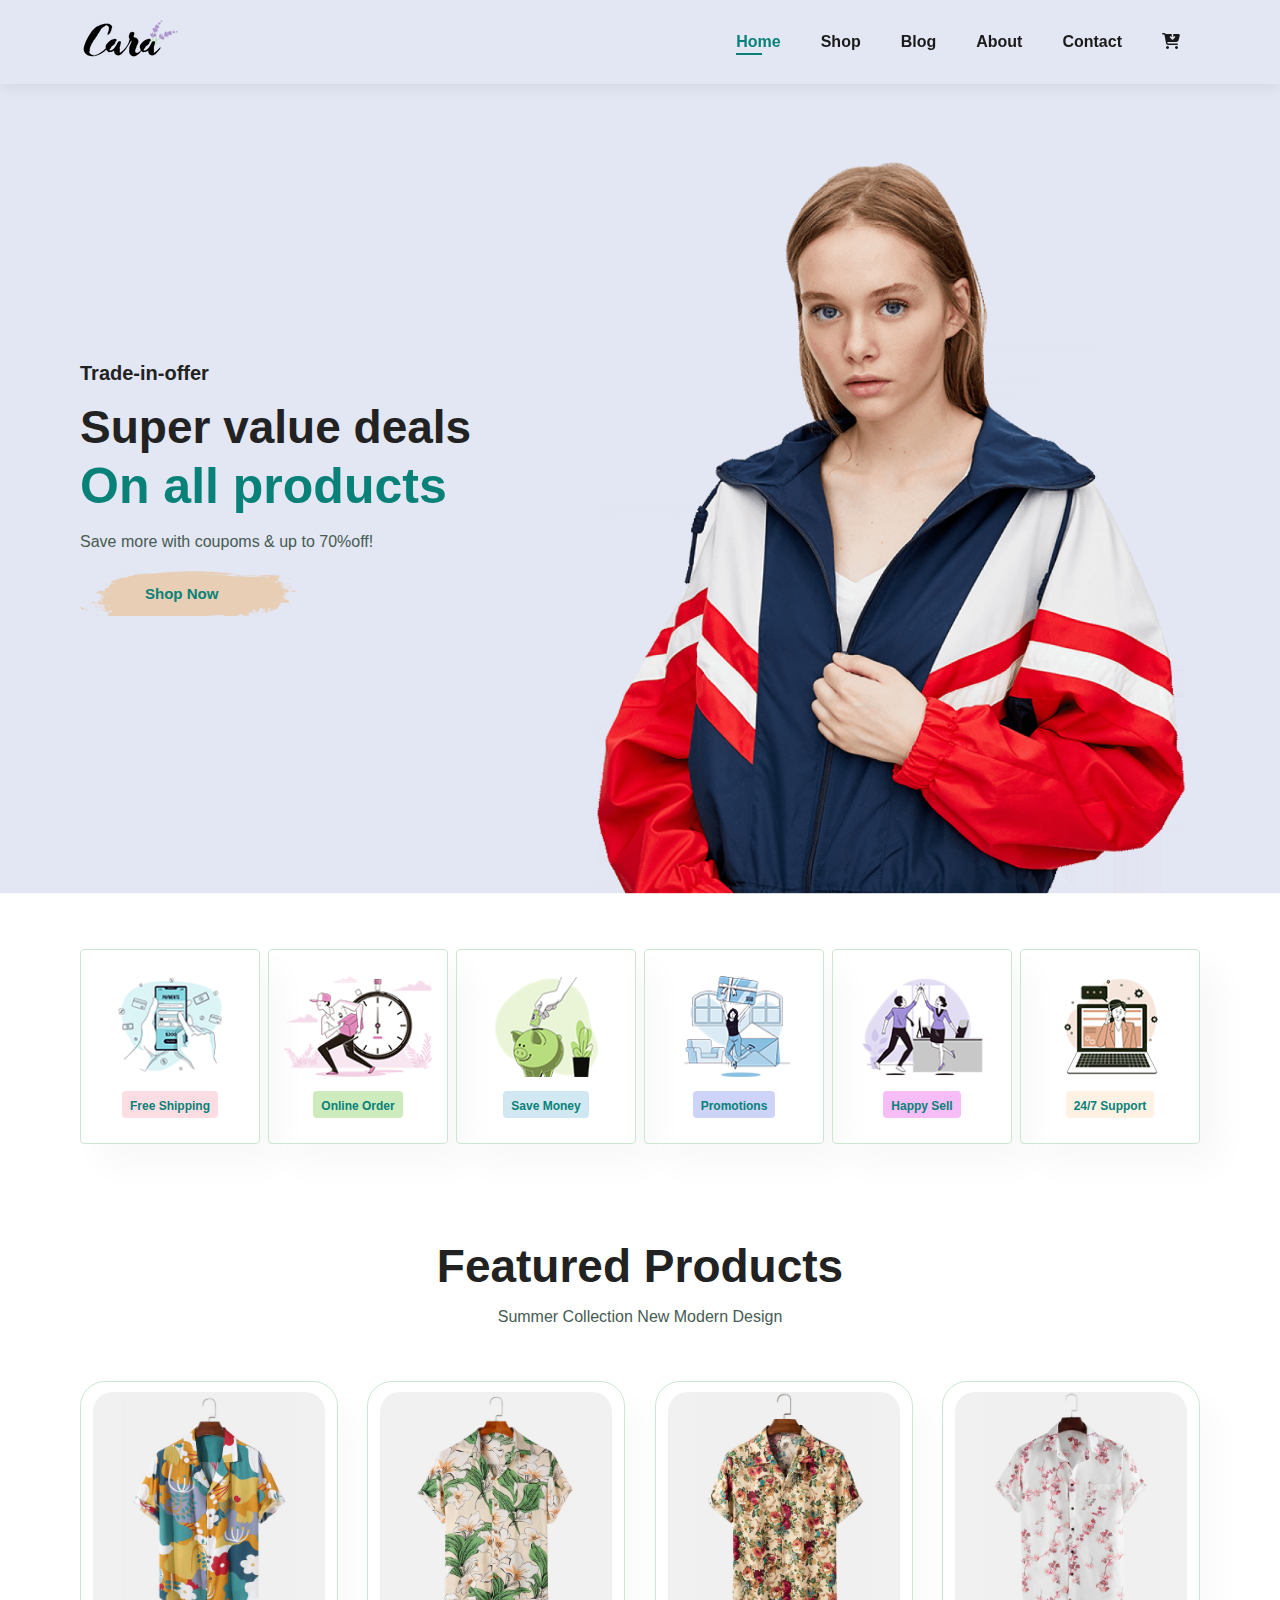
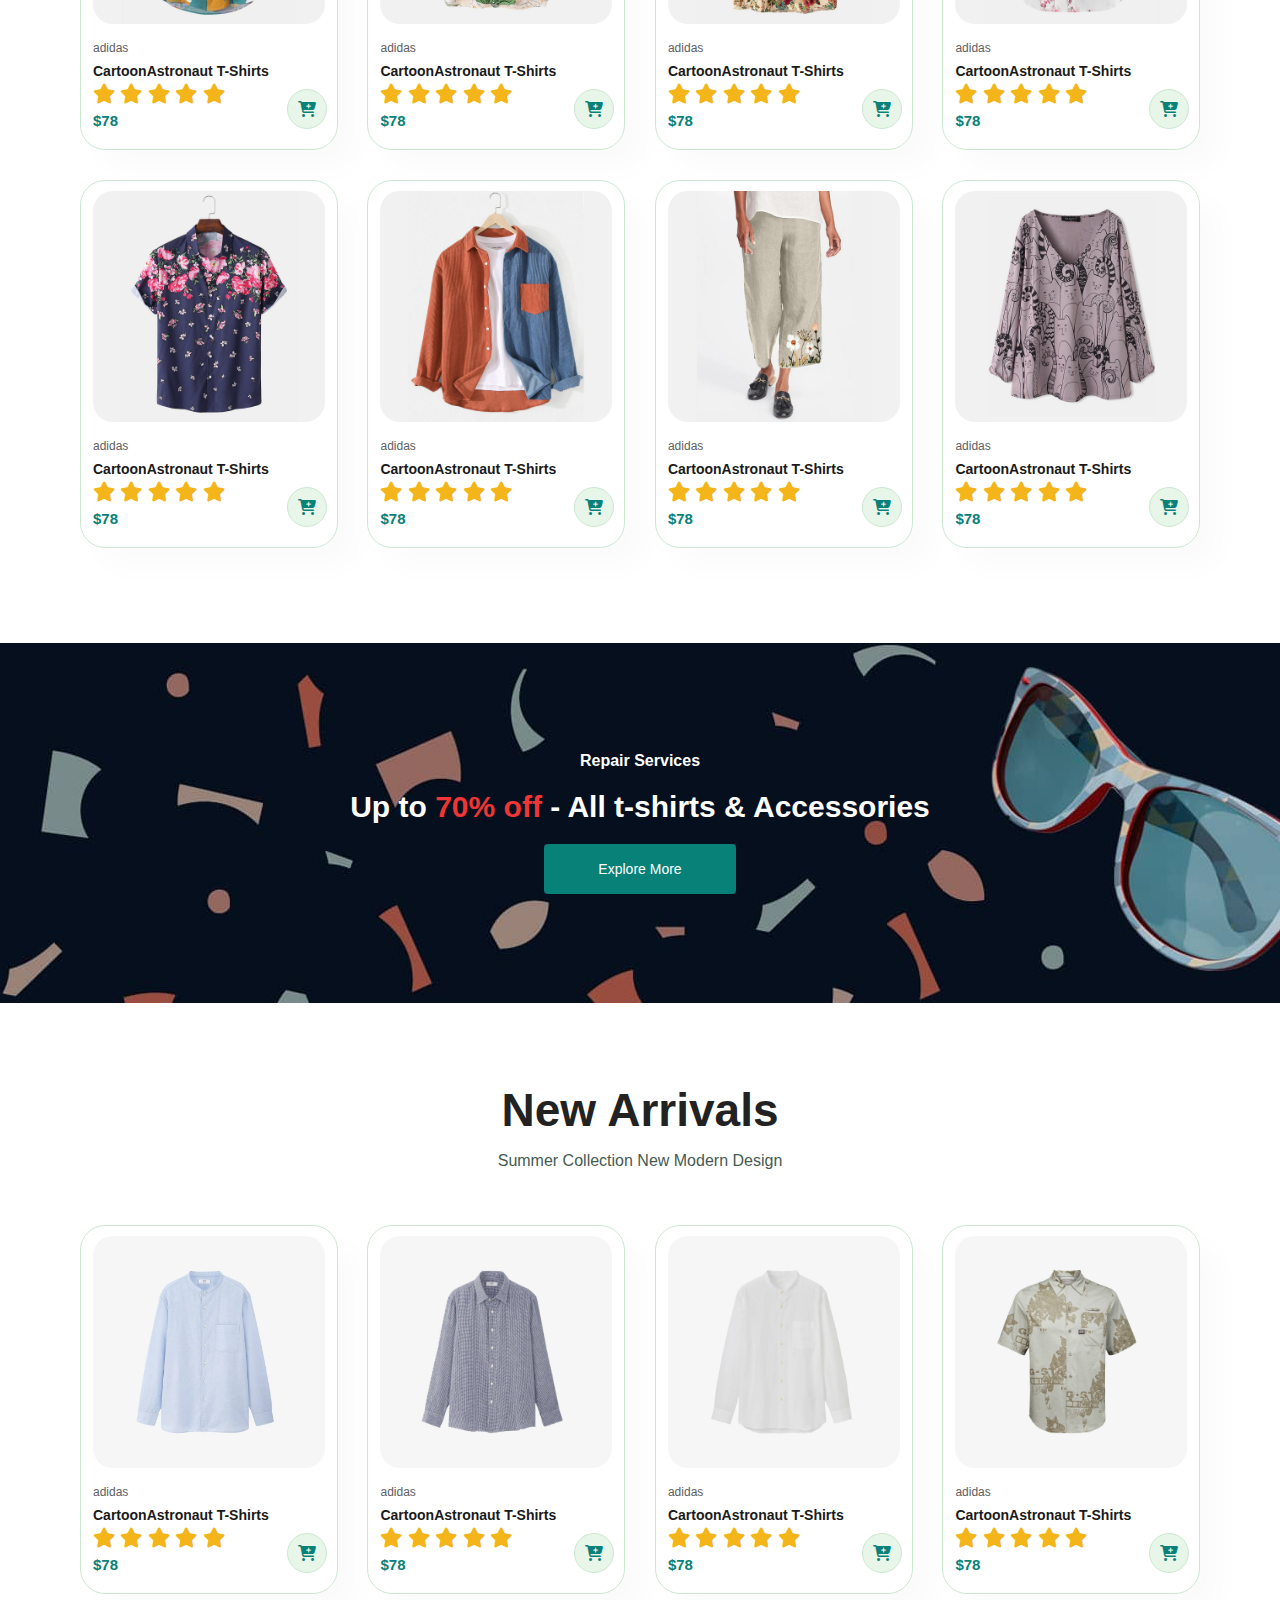
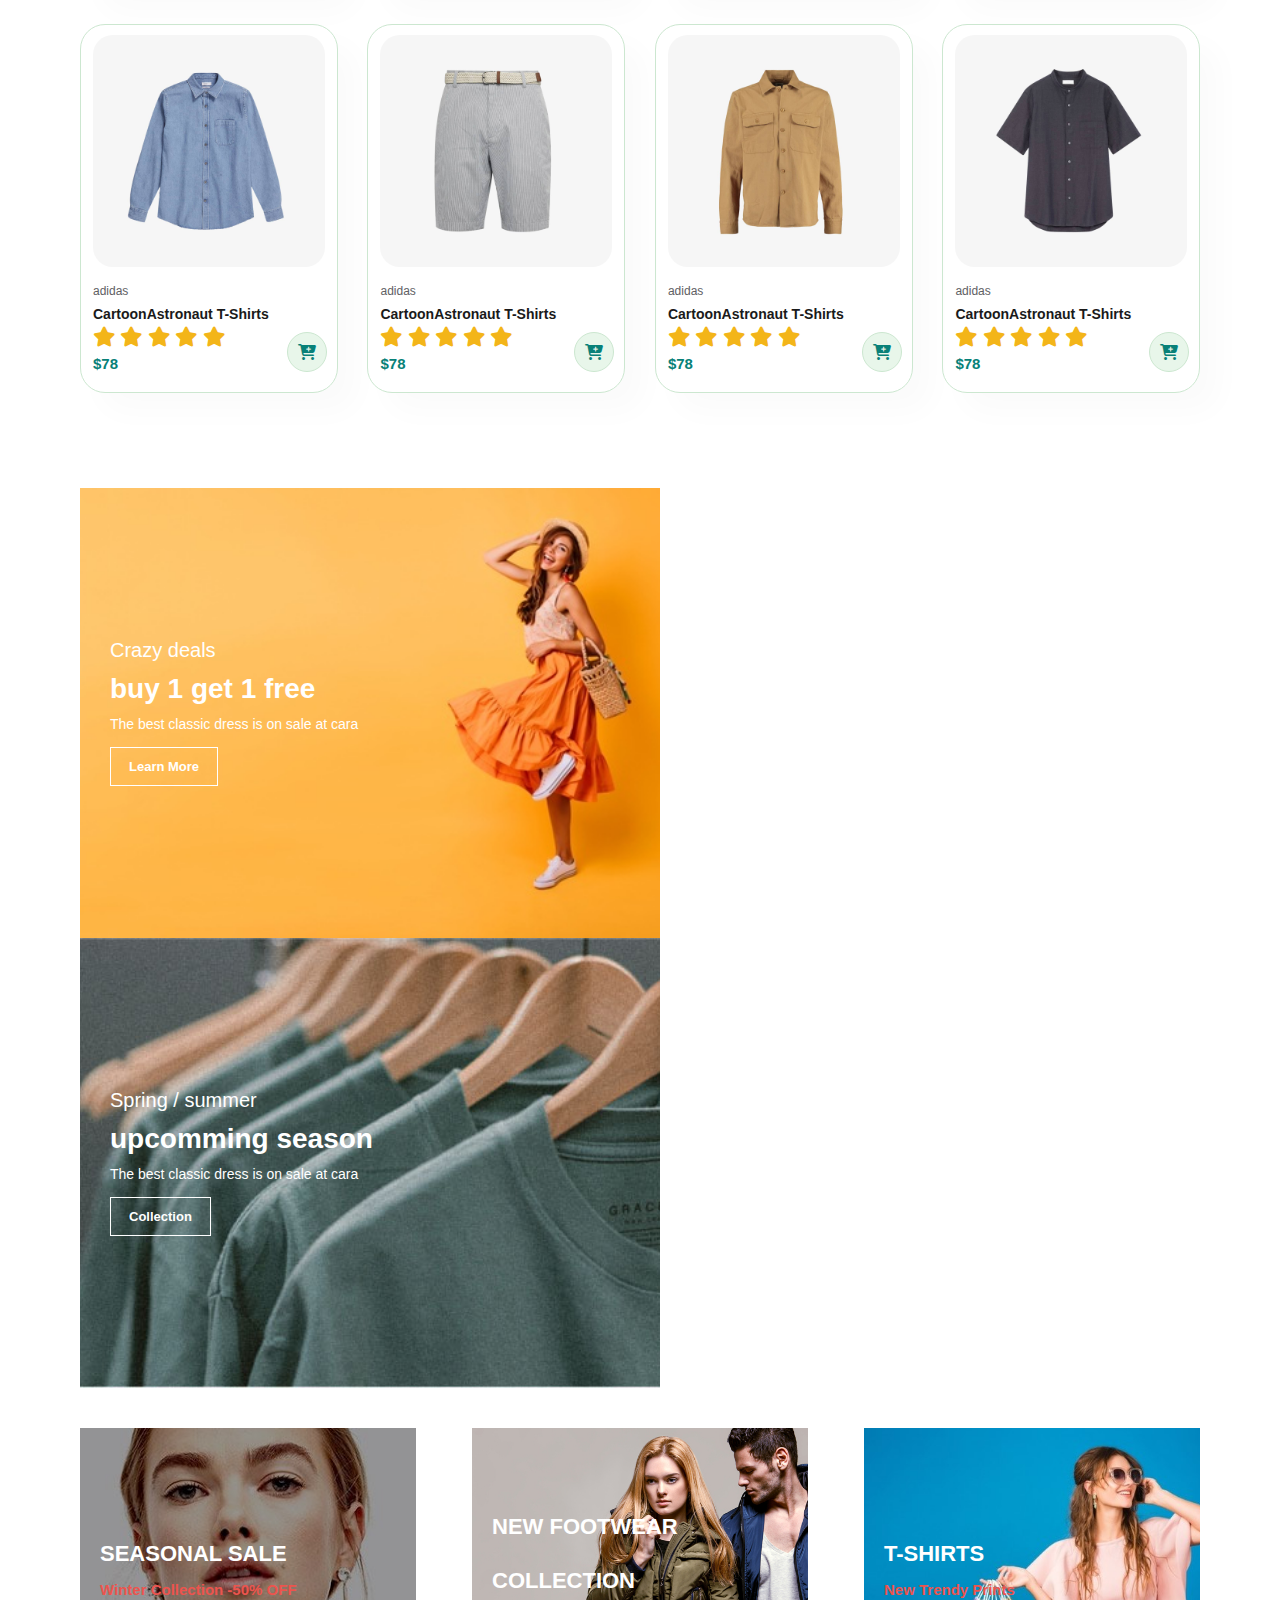
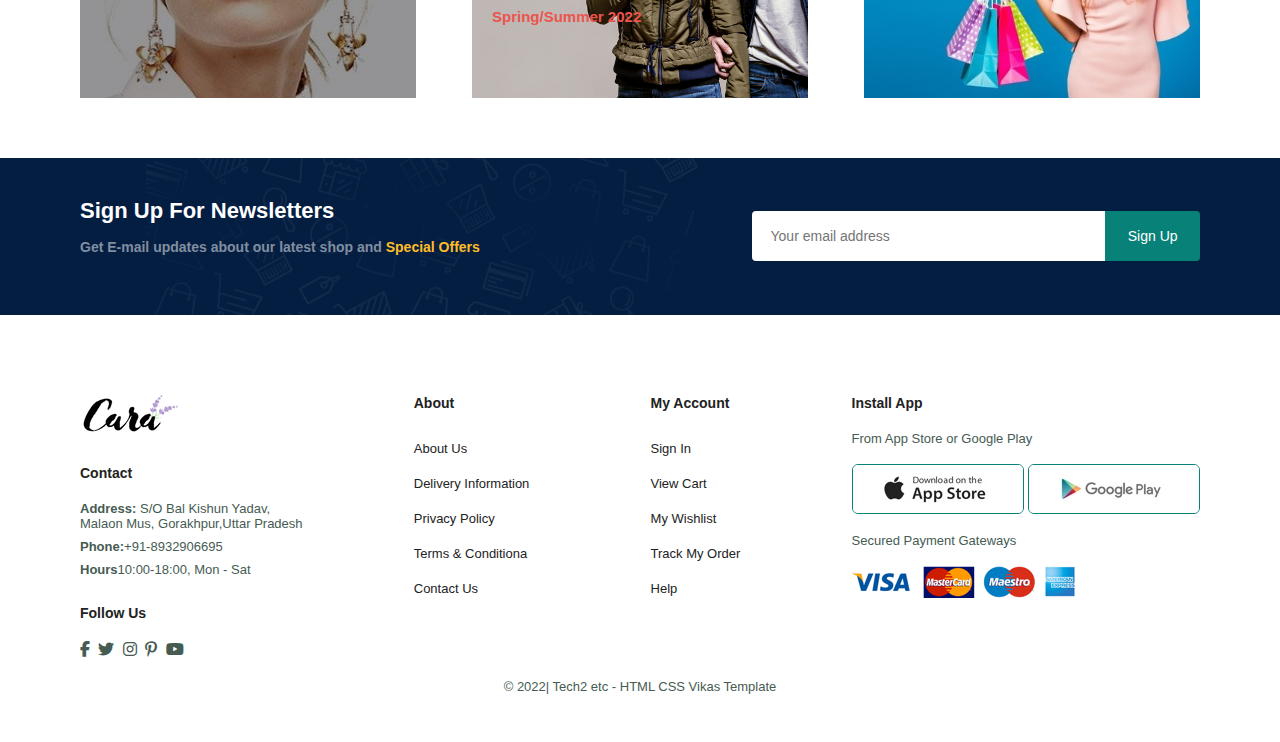
<file: index.html>
<!DOCTYPE html>
<html lang="en">
<head>
    <meta charset="UTF-8">
    <meta http-equiv="X-UA-Compatible" content="IE=edge">
    <meta name="viewport" content="width=device-width, initial-scale=1.0">
    <title>Ecommerce Cloths</title>
    <link rel="stylesheet" href="https://cdnjs.cloudflare.com/ajax/libs/font-awesome/6.1.1/css/all.min.css">
    <link rel="stylesheet" href="/style.css">
</head>
<body>

    <section id="header">
        <a href="#"><img src="/img/logo.png" class="logo" alt=""></a>

        <div>
            <ul id="navbar">
                <li><a class="active" href="index.html">Home</a></li>
                <li><a href="shop.html">Shop</a></li>
                <li><a href="blog.html">Blog</a></li>
                <li><a href="about.html">About</a></li>
                <li><a href="contact.html">Contact</a></li>
                <li><a href="cart.html" id="lg-bag" ><i class="fa-solid fa-cart-arrow-down"></i></a></li>
                <a href="#" id="close"><i class="fa-solid fa-xmark"></i></a>
                <a href="#"></a>
            </ul>
        </div> 
        <div id="mobile">
            <a href="cart.html"><i class="fa-solid fa-cart-arrow-down"></i></a>
            <i id="bar" class="fas fa-outdent"></i>
        </div>       

    </section>

    <section id="hero">
        <h4>Trade-in-offer</h4>
        <h2>Super value deals</h2>
        <h1>On all products</h1>
        <p>Save more with coupoms & up to 70%off! </p>
        <button>Shop Now</button>

    </section>

    <section id="feature" class="section-p1">
        <div class="fe-box">
            <img src="/img/features/f1.png" alt="">
            <h6>Free Shipping</h6>

        </div>
        <div class="fe-box">
            <img src="/img/features/f2.png" alt="">
            <h6>Online Order</h6>

        </div>

        <div class="fe-box">
            <img src="/img/features/f3.png" alt="">
            <h6>Save Money</h6>

        </div>

        <div class="fe-box">
            <img src="/img/features/f4.png" alt="">
            <h6>Promotions</h6>

        </div>

        <div class="fe-box">
            <img src="/img/features/f5.png" alt="">
            <h6>Happy Sell</h6>

        </div>
        <div class="fe-box">
            <img src="/img/features/f6.png" alt="">
            <h6>24/7 Support</h6>

        </div>

    </section>

    <section id="product1" class="section-p1">
        <h2>Featured Products</h2>
        <p>Summer Collection New Modern Design</p>
        <div class="pro-container">
            <div class="pro">
                <img src="/img/products/f1.jpg" alt="">
                <div class="des">
                    <span>adidas</span>
                    <h5>CartoonAstronaut T-Shirts</h5>
                    <div class="star">
                        <i class="fas fa-star"></i>
                        <i class="fas fa-star"></i>
                        <i class="fas fa-star"></i>
                        <i class="fas fa-star"></i>
                        <i class="fas fa-star"></i>
                    </div>
                    <h4>$78</h4>
                </div>
                <a href="#" class="cart"><i class="fa-sharp fa-solid fa-cart-plus"></i></a>
            </div>

            <div class="pro">
                <img src="/img/products/f2.jpg" alt="">
                <div class="des">
                    <span>adidas</span>
                    <h5>CartoonAstronaut T-Shirts</h5>
                    <div class="star">
                        <i class="fas fa-star"></i>
                        <i class="fas fa-star"></i>
                        <i class="fas fa-star"></i>
                        <i class="fas fa-star"></i>
                        <i class="fas fa-star"></i>
                    </div>
                    <h4>$78</h4>
                </div>
                <a href="#" class="cart"><i class="fa-sharp fa-solid fa-cart-plus"></i></a>
            </div>

            <div class="pro">
                <img src="/img/products/f3.jpg" alt="">
                <div class="des">
                    <span>adidas</span>
                    <h5>CartoonAstronaut T-Shirts</h5>
                    <div class="star">
                        <i class="fas fa-star"></i>
                        <i class="fas fa-star"></i>
                        <i class="fas fa-star"></i>
                        <i class="fas fa-star"></i>
                        <i class="fas fa-star"></i>
                    </div>
                    <h4>$78</h4>
                </div>
                <a href="#" class="cart"><i class="fa-sharp fa-solid fa-cart-plus"></i></a>
            </div>

            <div class="pro">
                <img src="/img/products/f4.jpg" alt="">
                <div class="des">
                    <span>adidas</span>
                    <h5>CartoonAstronaut T-Shirts</h5>
                    <div class="star">
                        <i class="fas fa-star"></i>
                        <i class="fas fa-star"></i>
                        <i class="fas fa-star"></i>
                        <i class="fas fa-star"></i>
                        <i class="fas fa-star"></i>
                    </div>
                    <h4>$78</h4>
                </div>
                <a href="#" class="cart"><i class="fa-sharp fa-solid fa-cart-plus"></i></a>
            </div>

            <div class="pro">
                <img src="/img/products/f5.jpg" alt="">
                <div class="des">
                    <span>adidas</span>
                    <h5>CartoonAstronaut T-Shirts</h5>
                    <div class="star">
                        <i class="fas fa-star"></i>
                        <i class="fas fa-star"></i>
                        <i class="fas fa-star"></i>
                        <i class="fas fa-star"></i>
                        <i class="fas fa-star"></i>
                    </div>
                    <h4>$78</h4>
                </div>
                <a href="#" class="cart"><i class="fa-sharp fa-solid fa-cart-plus"></i></a>
            </div>

            <div class="pro">
                <img src="/img/products/f6.jpg" alt="">
                <div class="des">
                    <span>adidas</span>
                    <h5>CartoonAstronaut T-Shirts</h5>
                    <div class="star">
                        <i class="fas fa-star"></i>
                        <i class="fas fa-star"></i>
                        <i class="fas fa-star"></i>
                        <i class="fas fa-star"></i>
                        <i class="fas fa-star"></i>
                    </div>
                    <h4>$78</h4>
                </div>
                <a href="#" class="cart"><i class="fa-sharp fa-solid fa-cart-plus"></i></a>
            </div>

            <div class="pro">
                <img src="/img/products/f7.jpg" alt="">
                <div class="des">
                    <span>adidas</span>
                    <h5>CartoonAstronaut T-Shirts</h5>
                    <div class="star">
                        <i class="fas fa-star"></i>
                        <i class="fas fa-star"></i>
                        <i class="fas fa-star"></i>
                        <i class="fas fa-star"></i>
                        <i class="fas fa-star"></i>
                    </div>
                    <h4>$78</h4>
                </div>
                <a href="#" class="cart"><i class="fa-sharp fa-solid fa-cart-plus"></i></a>
            </div>

            <div class="pro">
                <img src="/img/products/f8.jpg" alt="">
                <div class="des">
                    <span>adidas</span>
                    <h5>CartoonAstronaut T-Shirts</h5>
                    <div class="star">
                        <i class="fas fa-star"></i>
                        <i class="fas fa-star"></i>
                        <i class="fas fa-star"></i>
                        <i class="fas fa-star"></i>
                        <i class="fas fa-star"></i>
                    </div>
                    <h4>$78</h4>
                </div>
                <a href="#" class="cart"><i class="fa-sharp fa-solid fa-cart-plus"></i></a>
            </div>
        </div>

    </section>

    <section id="banner" class="section-m1">
        <h4> Repair Services</h4>
        <h2> Up to <span>70% off </span> - All t-shirts & Accessories</h2>
        <button class="normal">Explore More</button>
    </section>

    <section id="product1" class="section-p1">
        <h2>New Arrivals</h2>
        <p>Summer Collection New Modern Design</p>
        <div class="pro-container">
            <div class="pro">
                <img src="/img/products/n1.jpg" alt="">
                <div class="des">
                    <span>adidas</span>
                    <h5>CartoonAstronaut T-Shirts</h5>
                    <div class="star">
                        <i class="fas fa-star"></i>
                        <i class="fas fa-star"></i>
                        <i class="fas fa-star"></i>
                        <i class="fas fa-star"></i>
                        <i class="fas fa-star"></i>
                    </div>
                    <h4>$78</h4>
                </div>
                <a href="#" class="cart"><i class="fa-sharp fa-solid fa-cart-plus"></i></a>
            </div>

            <div class="pro">
                <img src="/img/products/n2.jpg" alt="">
                <div class="des">
                    <span>adidas</span>
                    <h5>CartoonAstronaut T-Shirts</h5>
                    <div class="star">
                        <i class="fas fa-star"></i>
                        <i class="fas fa-star"></i>
                        <i class="fas fa-star"></i>
                        <i class="fas fa-star"></i>
                        <i class="fas fa-star"></i>
                    </div>
                    <h4>$78</h4>
                </div>
                <a href="#" class="cart"><i class="fa-sharp fa-solid fa-cart-plus"></i></a>
            </div>

            <div class="pro">
                <img src="/img/products/n3.jpg" alt="">
                <div class="des">
                    <span>adidas</span>
                    <h5>CartoonAstronaut T-Shirts</h5>
                    <div class="star">
                        <i class="fas fa-star"></i>
                        <i class="fas fa-star"></i>
                        <i class="fas fa-star"></i>
                        <i class="fas fa-star"></i>
                        <i class="fas fa-star"></i>
                    </div>
                    <h4>$78</h4>
                </div>
                <a href="#" class="cart"><i class="fa-sharp fa-solid fa-cart-plus"></i></a>
            </div>

            <div class="pro">
                <img src="/img/products/n4.jpg" alt="">
                <div class="des">
                    <span>adidas</span>
                    <h5>CartoonAstronaut T-Shirts</h5>
                    <div class="star">
                        <i class="fas fa-star"></i>
                        <i class="fas fa-star"></i>
                        <i class="fas fa-star"></i>
                        <i class="fas fa-star"></i>
                        <i class="fas fa-star"></i>
                    </div>
                    <h4>$78</h4>
                </div>
                <a href="#" class="cart"><i class="fa-sharp fa-solid fa-cart-plus"></i></a>
            </div>

            <div class="pro">
                <img src="/img/products/n5.jpg" alt="">
                <div class="des">
                    <span>adidas</span>
                    <h5>CartoonAstronaut T-Shirts</h5>
                    <div class="star">
                        <i class="fas fa-star"></i>
                        <i class="fas fa-star"></i>
                        <i class="fas fa-star"></i>
                        <i class="fas fa-star"></i>
                        <i class="fas fa-star"></i>
                    </div>
                    <h4>$78</h4>
                </div>
                <a href="#" class="cart"><i class="fa-sharp fa-solid fa-cart-plus"></i></a>
            </div>

            <div class="pro">
                <img src="/img/products/n6.jpg" alt="">
                <div class="des">
                    <span>adidas</span>
                    <h5>CartoonAstronaut T-Shirts</h5>
                    <div class="star">
                        <i class="fas fa-star"></i>
                        <i class="fas fa-star"></i>
                        <i class="fas fa-star"></i>
                        <i class="fas fa-star"></i>
                        <i class="fas fa-star"></i>
                    </div>
                    <h4>$78</h4>
                </div>
                <a href="#" class="cart"><i class="fa-sharp fa-solid fa-cart-plus"></i></a>
            </div>

            <div class="pro">
                <img src="/img/products/n7.jpg" alt="">
                <div class="des">
                    <span>adidas</span>
                    <h5>CartoonAstronaut T-Shirts</h5>
                    <div class="star">
                        <i class="fas fa-star"></i>
                        <i class="fas fa-star"></i>
                        <i class="fas fa-star"></i>
                        <i class="fas fa-star"></i>
                        <i class="fas fa-star"></i>
                    </div>
                    <h4>$78</h4>
                </div>
                <a href="#" class="cart"><i class="fa-sharp fa-solid fa-cart-plus"></i></a>
            </div>

            <div class="pro">
                <img src="/img/products/n8.jpg" alt="">
                <div class="des">
                    <span>adidas</span>
                    <h5>CartoonAstronaut T-Shirts</h5>
                    <div class="star">
                        <i class="fas fa-star"></i>
                        <i class="fas fa-star"></i>
                        <i class="fas fa-star"></i>
                        <i class="fas fa-star"></i>
                        <i class="fas fa-star"></i>
                    </div>
                    <h4>$78</h4>
                </div>
                <a href="#" class="cart"><i class="fa-sharp fa-solid fa-cart-plus"></i></a>
            </div>
        </div>

    </section>


    <section id="sm-banner" class="section-p1">
        <div class="banner-box">
            <h4>Crazy deals</h4>
            <h2>buy 1 get 1 free</h2>
            <span>The best classic dress is on sale at cara</span>
            <button class="white">Learn More</button>

        </div>
        <div class="banner-box banner-box2">
            <h4>Spring / summer</h4>
            <h2>upcomming season</h2>
            <span>The best classic dress is on sale at cara</span>
            <button class="white" >Collection</button>
            
        </div>

    </section>

    <section id="banner3">
        <div class="banner-box">
            <h2>SEASONAL SALE</h2>
            <h3>Winter Collection -50% OFF</h3>
        </div>
        <div class="banner-box banner-box2">
            <h2>NEW FOOTWEAR COLLECTION</h2>
            <h3>Spring/Summer 2022</h3>
        </div>
        <div class="banner-box banner-box3">
            <h2>T-SHIRTS</h2>
            <h3>New Trendy Prints</h3>
        </div>
    </section>
    
    <section id="newsletter" class="section-p1 section-m1">
        <div class="newstext">
            <h4>Sign Up For Newsletters</h4>
            <p>
                Get E-mail updates about our latest shop and <span>Special Offers</span>
            </p>
        </div>
        <div class="form">
            <input type="text" placeholder="Your email address">
            <button class="normal">Sign Up</button>


        </div>
    </section>

    <footer class="section-p1">
        <div class="col">
            <img class="logo" src="/img/logo.png" alt="">
            <h4>Contact</h4>
            <p> <strong>Address:</strong> S/O Bal Kishun Yadav,<br> Malaon Mus, Gorakhpur,Uttar Pradesh</p>
            <p> <strong>Phone:</strong>+91-8932906695 </p>
            <p> <strong>Hours</strong>10:00-18:00, Mon - Sat </p>
            <div class="follow">
                <h4>Follow Us</h4>
                <div class="icon">
                    <i class="fab fa-facebook-f"></i>
                    <i class="fab fa-twitter"></i>
                    <i class="fab fa-instagram"></i>
                    <i class="fab fa-pinterest-p"></i>
                    <i class="fab fa-youtube"></i>
                </div>
            </div>


        </div>
        <div class="col">
            <h4 class="coll">About</h4>
            <a href="#">About Us</a>
            <a href="#">Delivery Information</a>
            <a href="#">Privacy Policy</a>
            <a href="#">Terms & Conditiona</a>
            <a href="#">Contact Us</a>
            

        </div>
        <div class="col">
            <h4 class="coll">My Account</h4>
            <a href="#">Sign In</a>
            <a href="#">View Cart</a>
            <a href="#">My Wishlist</a>
            <a href="#">Track My Order</a>
            <a href="#">Help</a>
        </div>
        <div class="col install">
            <h4>Install App</h4>
            <p>From App Store or Google Play</p>
            <div class="row">
                <img src="img/pay/app.jpg" alt="">
                <img src="img/pay/play.jpg" alt="">
            </div>
            <p>Secured Payment Gateways</p>
            <img src="img/pay/pay.png" alt="">

        </div>
        <div class="copyright">
            <p>&copy 2022| Tech2 etc - HTML CSS Vikas Template</p>
        </div>



    </footer>

    



    <script src="/script.js"></script>
</body>
</html>
</file>
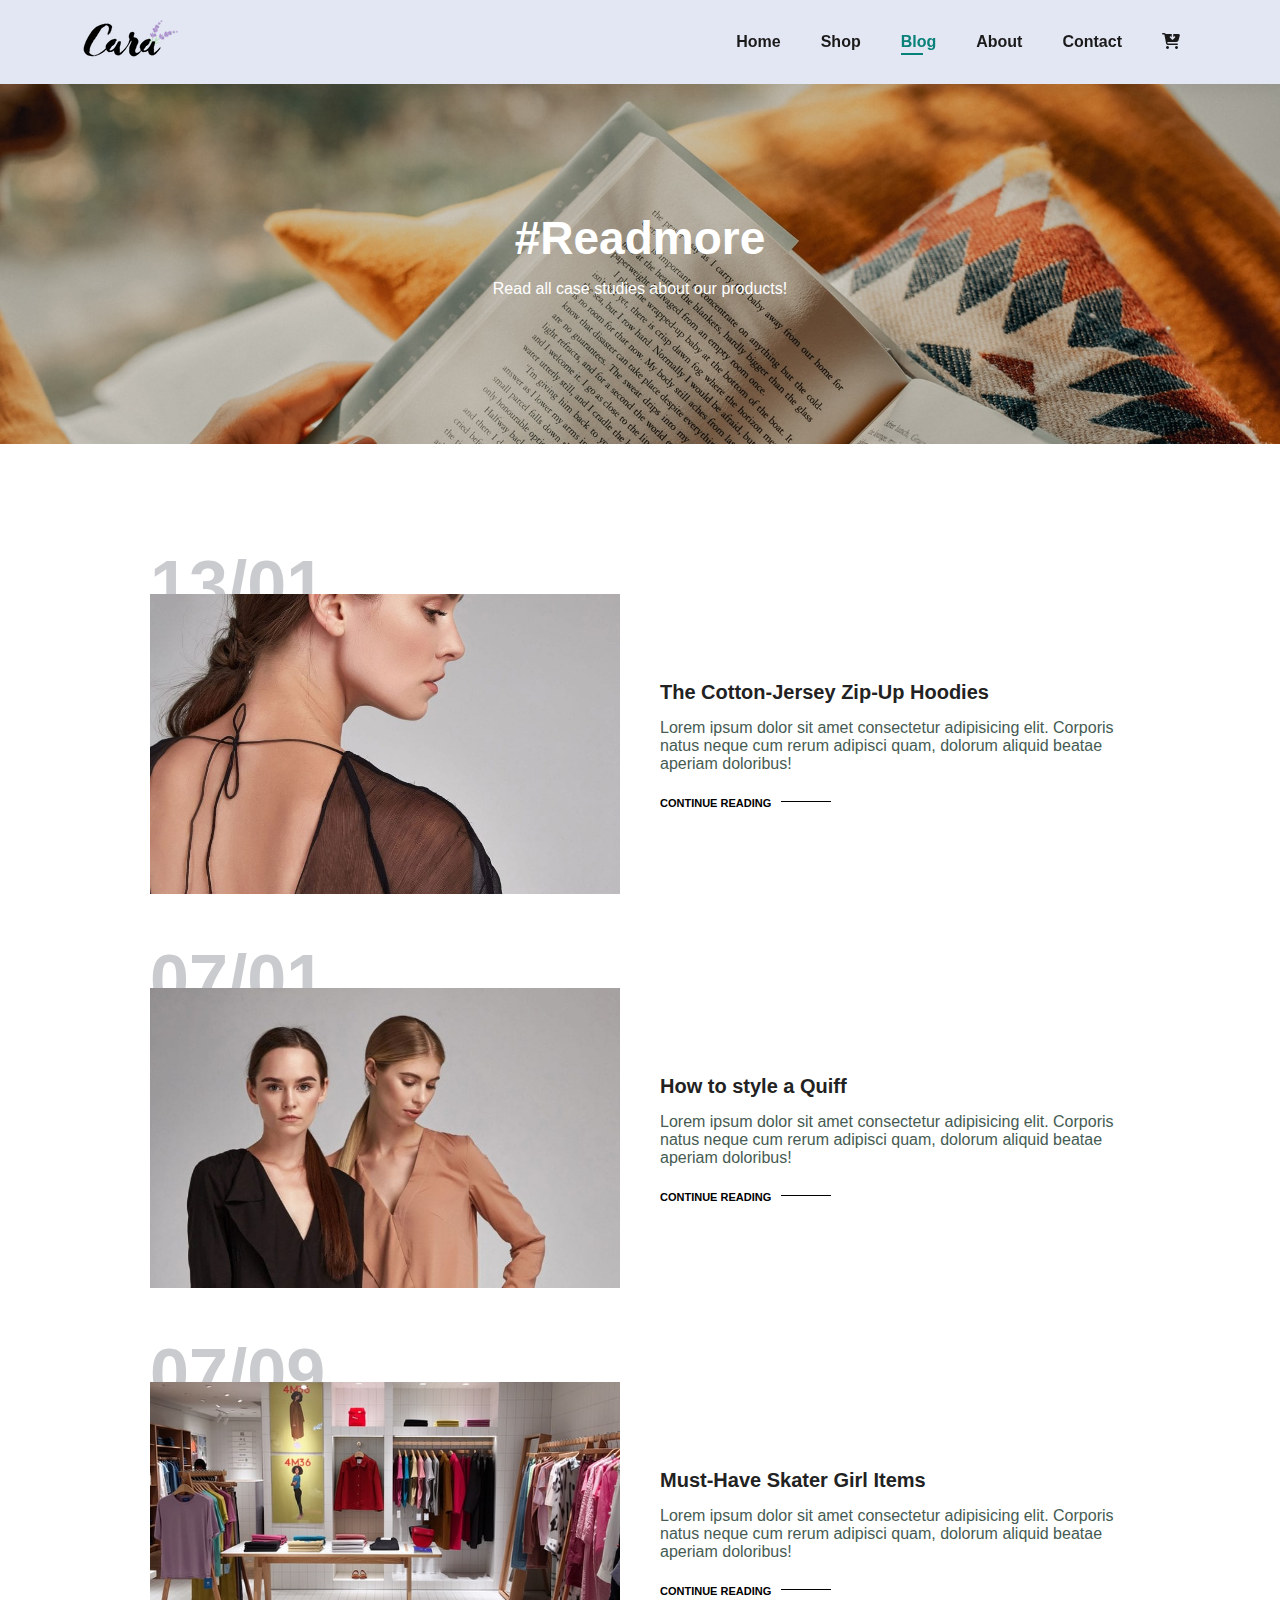
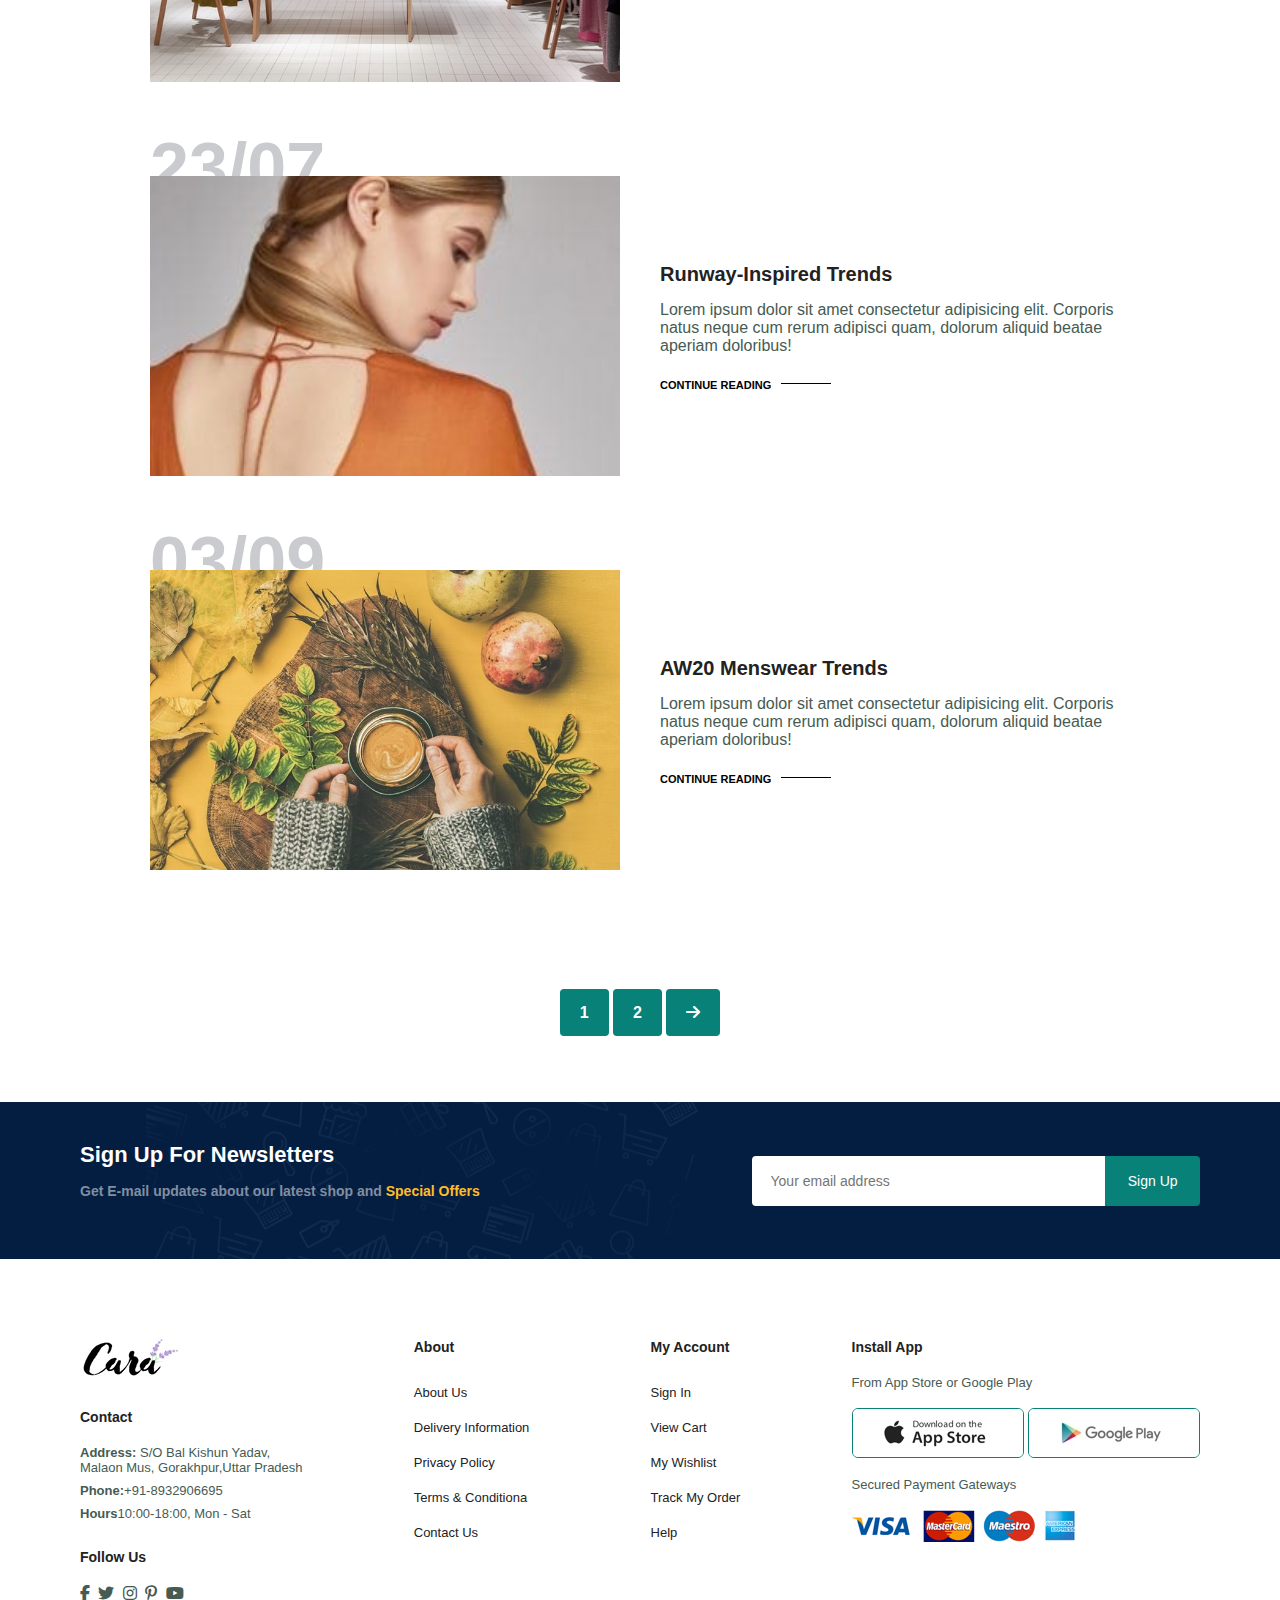
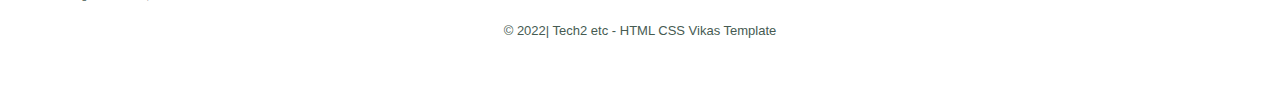
<file: blog.html>
<!DOCTYPE html>
<html lang="en">
<head>
    <meta charset="UTF-8">
    <meta http-equiv="X-UA-Compatible" content="IE=edge">
    <meta name="viewport" content="width=device-width, initial-scale=1.0">
    <title>Ecommerce Cloths</title>
    <link rel="stylesheet" href="https://cdnjs.cloudflare.com/ajax/libs/font-awesome/6.1.1/css/all.min.css">
    <link rel="stylesheet" href="/style.css">
</head>
<body>

    <section id="header">
        <a href="#"><img src="/img/logo.png" class="logo" alt=""></a>

        <div>
            <ul id="navbar">
                <li><a href="index.html">Home</a></li>
                <li><a  href="shop.html">Shop</a></li>
                <li><a class="active" href="blog.html">Blog</a></li>
                <li><a href="about.html">About</a></li>
                <li><a href="contact.html">Contact</a></li>
                <li><a href="cart.html" id="lg-bag" ><i class="fa-solid fa-cart-arrow-down"></i></a></li>
                <a href="#" id="close"><i class="fa-solid fa-xmark"></i></a>
                <a href="#"></a>
            </ul>
        </div> 
        <div id="mobile">
            <a href="cart.html"><i class="fa-solid fa-cart-arrow-down"></i></a>
            <i id="bar" class="fas fa-outdent"></i>
        </div>       

    </section>

    <section id="page-header" class="blog-header">
        
        <h2>#Readmore</h2>
        <p> Read all case studies about our products! </p>

    </section>

    <section id="blog">
       <div class="blog-box">
           <div class="blog-img">
               <img src="./img/blog/b1.jpg" alt="">

           </div>
           <div class="blog-details">
               <h4>The Cotton-Jersey Zip-Up Hoodies</h4>
               <p>Lorem ipsum dolor sit amet consectetur adipisicing elit. Corporis natus neque cum rerum adipisci quam, dolorum aliquid 
                   beatae aperiam doloribus!</p>
                   <a href="#"> CONTINUE READING</a>
           </div>
           <h1>13/01</h1>

       </div>
       <div class="blog-box">
        <div class="blog-img">
            <img src="./img/blog/b2.jpg" alt="">

        </div>
        <div class="blog-details">
            <h4>How to style a Quiff</h4>
            <p>Lorem ipsum dolor sit amet consectetur adipisicing elit. Corporis natus neque cum rerum adipisci quam, dolorum aliquid 
                beatae aperiam doloribus!</p>
                <a href="#"> CONTINUE READING</a>
        </div>
        <h1>07/01</h1>

    </div>
    <div class="blog-box">
        <div class="blog-img">
            <img src="./img/blog/b3.jpg" alt="">

        </div>
        <div class="blog-details">
            <h4>Must-Have Skater Girl Items</h4>
            <p>Lorem ipsum dolor sit amet consectetur adipisicing elit. Corporis natus neque cum rerum adipisci quam, dolorum aliquid 
                beatae aperiam doloribus!</p>
                <a href="#"> CONTINUE READING</a>
        </div>
        <h1>07/09</h1>

    </div>
    <div class="blog-box">
        <div class="blog-img">
            <img src="./img/blog/b7.jpg" alt="">

        </div>
        <div class="blog-details">
            <h4>Runway-Inspired Trends</h4>
            <p>Lorem ipsum dolor sit amet consectetur adipisicing elit. Corporis natus neque cum rerum adipisci quam, dolorum aliquid 
                beatae aperiam doloribus!</p>
                <a href="#"> CONTINUE READING</a>
        </div>
        <h1>23/07</h1>

    </div>
    <div class="blog-box">
        <div class="blog-img">
            <img src="./img/blog/b6.jpg" alt="">

        </div>
        <div class="blog-details">
            <h4>AW20 Menswear Trends</h4>
            <p>Lorem ipsum dolor sit amet consectetur adipisicing elit. Corporis natus neque cum rerum adipisci quam, dolorum aliquid 
                beatae aperiam doloribus!</p>
                <a href="#"> CONTINUE READING</a>
        </div>
        <h1>03/09</h1>

    </div>


    </section>

    <section id="pagination" class="section-p1" >
        <a href="#">1</a>
        <a href="#">2</a>
        <a href="#"><i class="fa-solid fa-arrow-right"></i></a>

    </section>
    
    <section id="newsletter" class="section-p1 section-m1">
        <div class="newstext">
            <h4>Sign Up For Newsletters</h4>
            <p>
                Get E-mail updates about our latest shop and <span>Special Offers</span>
            </p>
        </div>
        <div class="form">
            <input type="text" placeholder="Your email address">
            <button class="normal">Sign Up</button>


        </div>
    </section>

    <footer class="section-p1">
        <div class="col">
            <img class="logo" src="/img/logo.png" alt="">
            <h4>Contact</h4>
            <p> <strong>Address:</strong> S/O Bal Kishun Yadav, 
               <br> Malaon Mus, Gorakhpur,Uttar Pradesh</p>
            <p> <strong>Phone:</strong>+91-8932906695 </p>
            <p> <strong>Hours</strong>10:00-18:00, Mon - Sat </p>
            <div class="follow">
                <h4>Follow Us</h4>
                <div class="icon">
                    <i class="fab fa-facebook-f"></i>
                    <i class="fab fa-twitter"></i>
                    <i class="fab fa-instagram"></i>
                    <i class="fab fa-pinterest-p"></i>
                    <i class="fab fa-youtube"></i>
                </div>
            </div>


        </div>
        <div class="col">
            <h4 class="coll">About</h4>
            <a href="#">About Us</a>
            <a href="#">Delivery Information</a>
            <a href="#">Privacy Policy</a>
            <a href="#">Terms & Conditiona</a>
            <a href="#">Contact Us</a>
            

        </div>
        <div class="col">
            <h4 class="coll">My Account</h4>
            <a href="#">Sign In</a>
            <a href="#">View Cart</a>
            <a href="#">My Wishlist</a>
            <a href="#">Track My Order</a>
            <a href="#">Help</a>
        </div>
        <div class="col install">
            <h4>Install App</h4>
            <p>From App Store or Google Play</p>
            <div class="row">
                <img src="img/pay/app.jpg" alt="">
                <img src="img/pay/play.jpg" alt="">
            </div>
            <p>Secured Payment Gateways</p>
            <img src="img/pay/pay.png" alt="">

        </div>
        <div class="copyright">
            <p>&copy 2022| Tech2 etc - HTML CSS Vikas Template</p>
        </div>



    </footer>

    



    <script src="/script.js"></script>
</body>
</html>
</file>
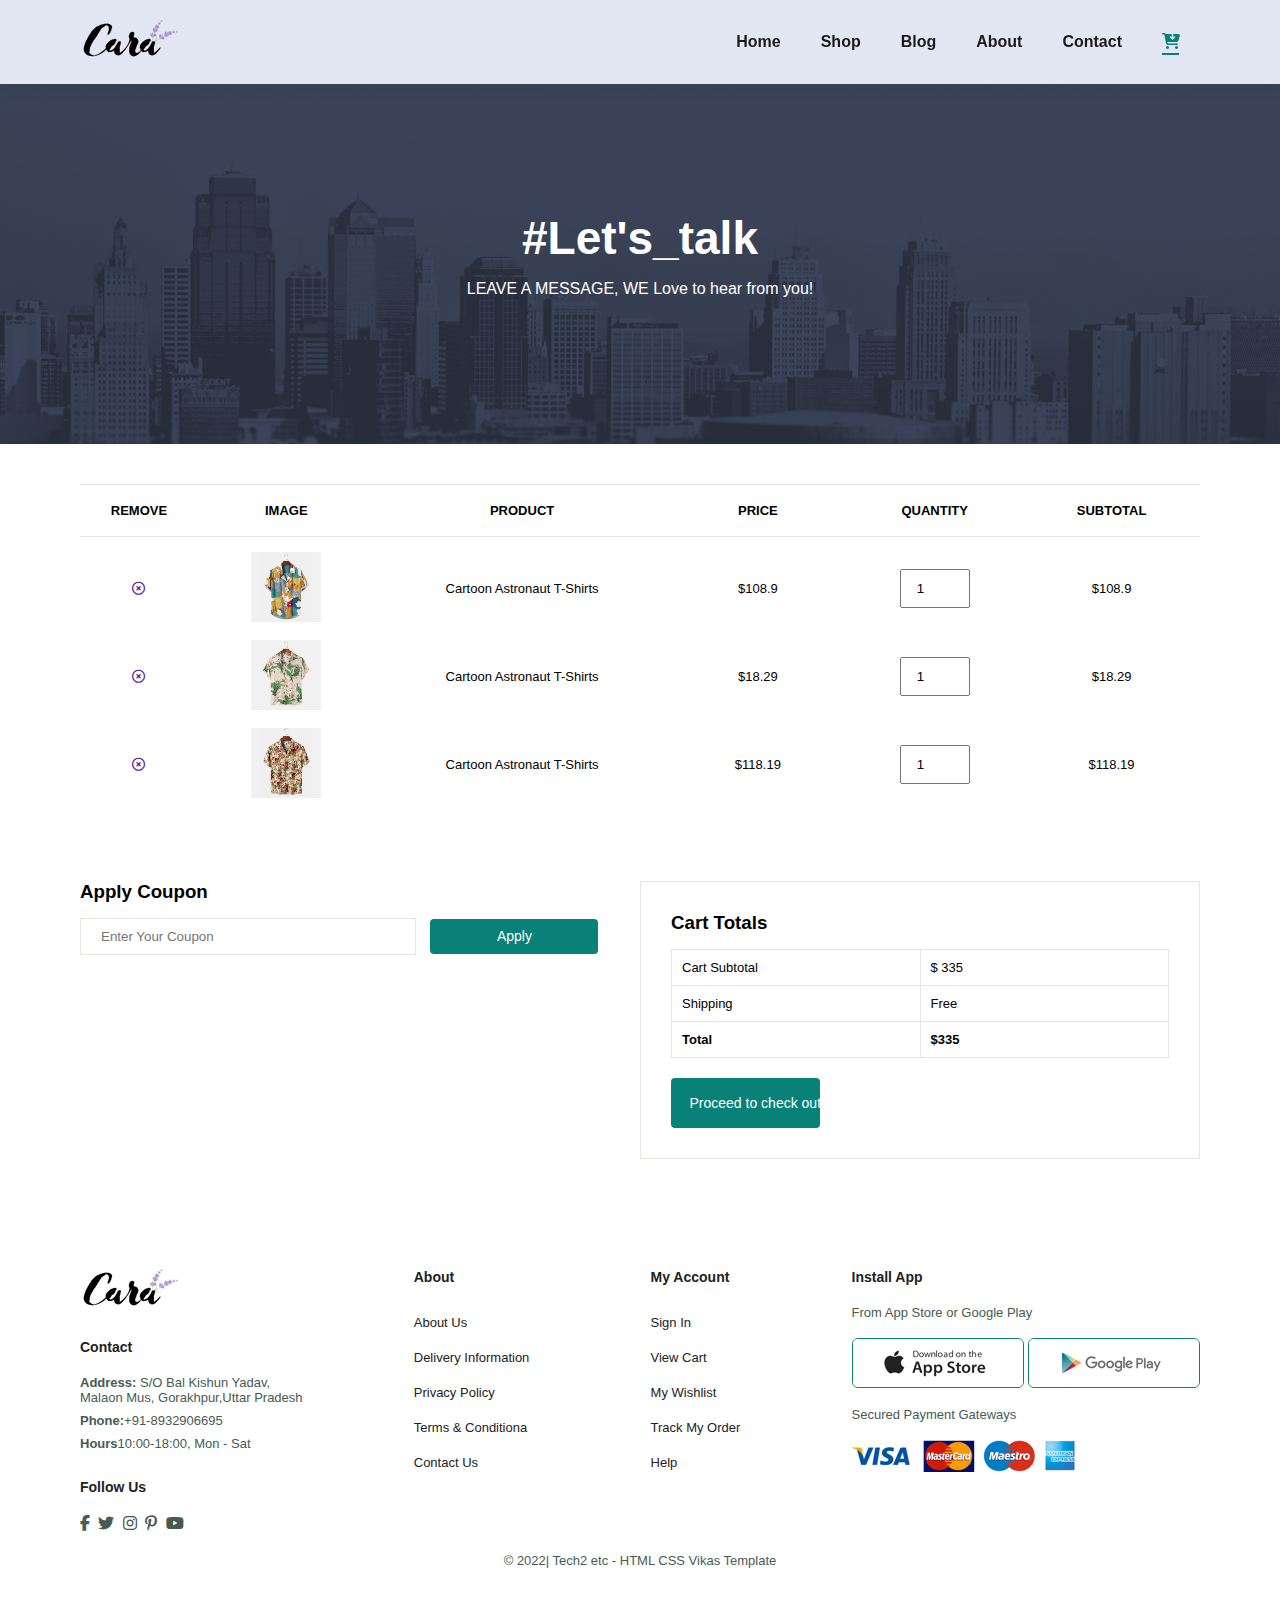
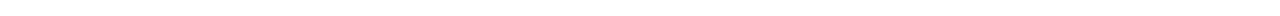
<file: cart.html>
<!DOCTYPE html>
<html lang="en">
<head>
    <meta charset="UTF-8">
    <meta http-equiv="X-UA-Compatible" content="IE=edge">
    <meta name="viewport" content="width=device-width, initial-scale=1.0">
    <title>Ecommerce Cloths</title>
    <link rel="stylesheet" href="https://cdnjs.cloudflare.com/ajax/libs/font-awesome/6.1.1/css/all.min.css">
    <link rel="stylesheet" href="/style.css">
</head>
<body>

    <section id="header">
        <a href="#"><img src="/img/logo.png" class="logo" alt=""></a>

        <div>
            <ul id="navbar">
                <li><a href="index.html">Home</a></li>
                <li><a  href="shop.html">Shop</a></li>
                <li><a  href="blog.html">Blog</a></li>
                <li><a  href="about.html">About</a></li>
                <li><a  href="contact.html">Contact</a></li>
                <li id="lg-bag"><a class="active" href="cart.html"  ><i class="fa-solid fa-cart-arrow-down"></i></a></li>
                <a href="#" id="close"><i class="fa-solid fa-xmark"></i></a>
                <a href="#"></a>
            </ul>
        </div> 
        <div id="mobile">
            <a href="cart.html"><i class="fa-solid fa-cart-arrow-down"></i></a>
            <i id="bar" class="fas fa-outdent"></i>
        </div>       

    </section>

    <section id="page-header" class="about-header">
        
        <h2>#Let's_talk</h2>
        <p>LEAVE A MESSAGE, WE Love to hear from you! </p>

    </section>

    <section id="cart" class="section-p1">
        <table width="100%">
            <thead>
                <tr>
                    <td>Remove</td>
                    <td>Image</td>
                    <td>Product</td>
                    <td>Price</td>
                    <td>Quantity</td>
                    <td>Subtotal</td>
                </tr>
            </thead>
            <tbody>
                <tr>
                    <td><a href=""><i class="fa-regular fa-circle-xmark"></i></a></td>
                    <td><img src="img/products/f1.jpg" alt=""></td>
                    <td>Cartoon Astronaut T-Shirts</td>
                    <td>$108.9</td>
                    <td><input type="number" value="1"></td>
                    <td>$108.9</td>

                </tr>
                <tr>
                    <td><a href=""><i class="fa-regular fa-circle-xmark"></i></a></td>
                    <td><img src="img/products/f2.jpg" alt=""></td>
                    <td>Cartoon Astronaut T-Shirts</td>
                    <td>$18.29</td>
                    <td><input type="number" value="1"></td>
                    <td>$18.29</td>

                </tr>
                <tr>
                    <td><a href=""><i class="fa-regular fa-circle-xmark"></i></a></td>
                    <td><img src="img/products/f3.jpg" alt=""></td>
                    <td>Cartoon Astronaut T-Shirts</td>
                    <td>$118.19</td>
                    <td><input type="number" value="1"></td>
                    <td>$118.19</td>

                </tr>
            </tbody>
        </table>

    </section>

    <section id="cart-add" class="section-p1">
        <div id="coupon">
            <h3>Apply Coupon</h3>
            <div>
                <input type="text" placeholder="Enter Your Coupon">
                <button class="normal">Apply</button>
            </div>
        </div>
        <div id="subtotal">
            <h3>Cart Totals</h3>
            <table>
                <tr>
                    <td>Cart Subtotal</td>
                    <td>$ 335</td>
                </tr>
                <tr>
                    <td>Shipping</td>
                    <td>Free</td>
                </tr>
                <tr>
                    <td><strong>Total</strong></td>
                    <td><strong>$335</strong></td>
                </tr>
            </table>
            <button  class="normal">Proceed to check out</button>
        </div>

    </section>

    <footer class="section-p1">
        <div class="col">
            <img class="logo" src="/img/logo.png" alt="">
            <h4>Contact</h4>
            <p> <strong>Address:</strong> S/O Bal Kishun Yadav, 
               <br> Malaon Mus, Gorakhpur,Uttar Pradesh</p>
            <p> <strong>Phone:</strong>+91-8932906695 </p>
            <p> <strong>Hours</strong>10:00-18:00, Mon - Sat </p>
            <div class="follow">
                <h4>Follow Us</h4>
                <div class="icon">
                    <i class="fab fa-facebook-f"></i>
                    <i class="fab fa-twitter"></i>
                    <i class="fab fa-instagram"></i>
                    <i class="fab fa-pinterest-p"></i>
                    <i class="fab fa-youtube"></i>
                </div>
            </div>


        </div>
        <div class="col">
            <h4 class="coll">About</h4>
            <a href="#">About Us</a>
            <a href="#">Delivery Information</a>
            <a href="#">Privacy Policy</a>
            <a href="#">Terms & Conditiona</a>
            <a href="#">Contact Us</a>
            

        </div>
        <div class="col">
            <h4 class="coll">My Account</h4>
            <a href="#">Sign In</a>
            <a href="#">View Cart</a>
            <a href="#">My Wishlist</a>
            <a href="#">Track My Order</a>
            <a href="#">Help</a>
        </div>
        <div class="col install">
            <h4>Install App</h4>
            <p>From App Store or Google Play</p>
            <div class="row">
                <img src="img/pay/app.jpg" alt="">
                <img src="img/pay/play.jpg" alt="">
            </div>
            <p>Secured Payment Gateways</p>
            <img src="img/pay/pay.png" alt="">

        </div>
        <div class="copyright">
            <p>&copy 2022| Tech2 etc - HTML CSS Vikas Template</p>
        </div>



    </footer>

   
    <script src="/script.js"></script>
</body>
</html>
</file>
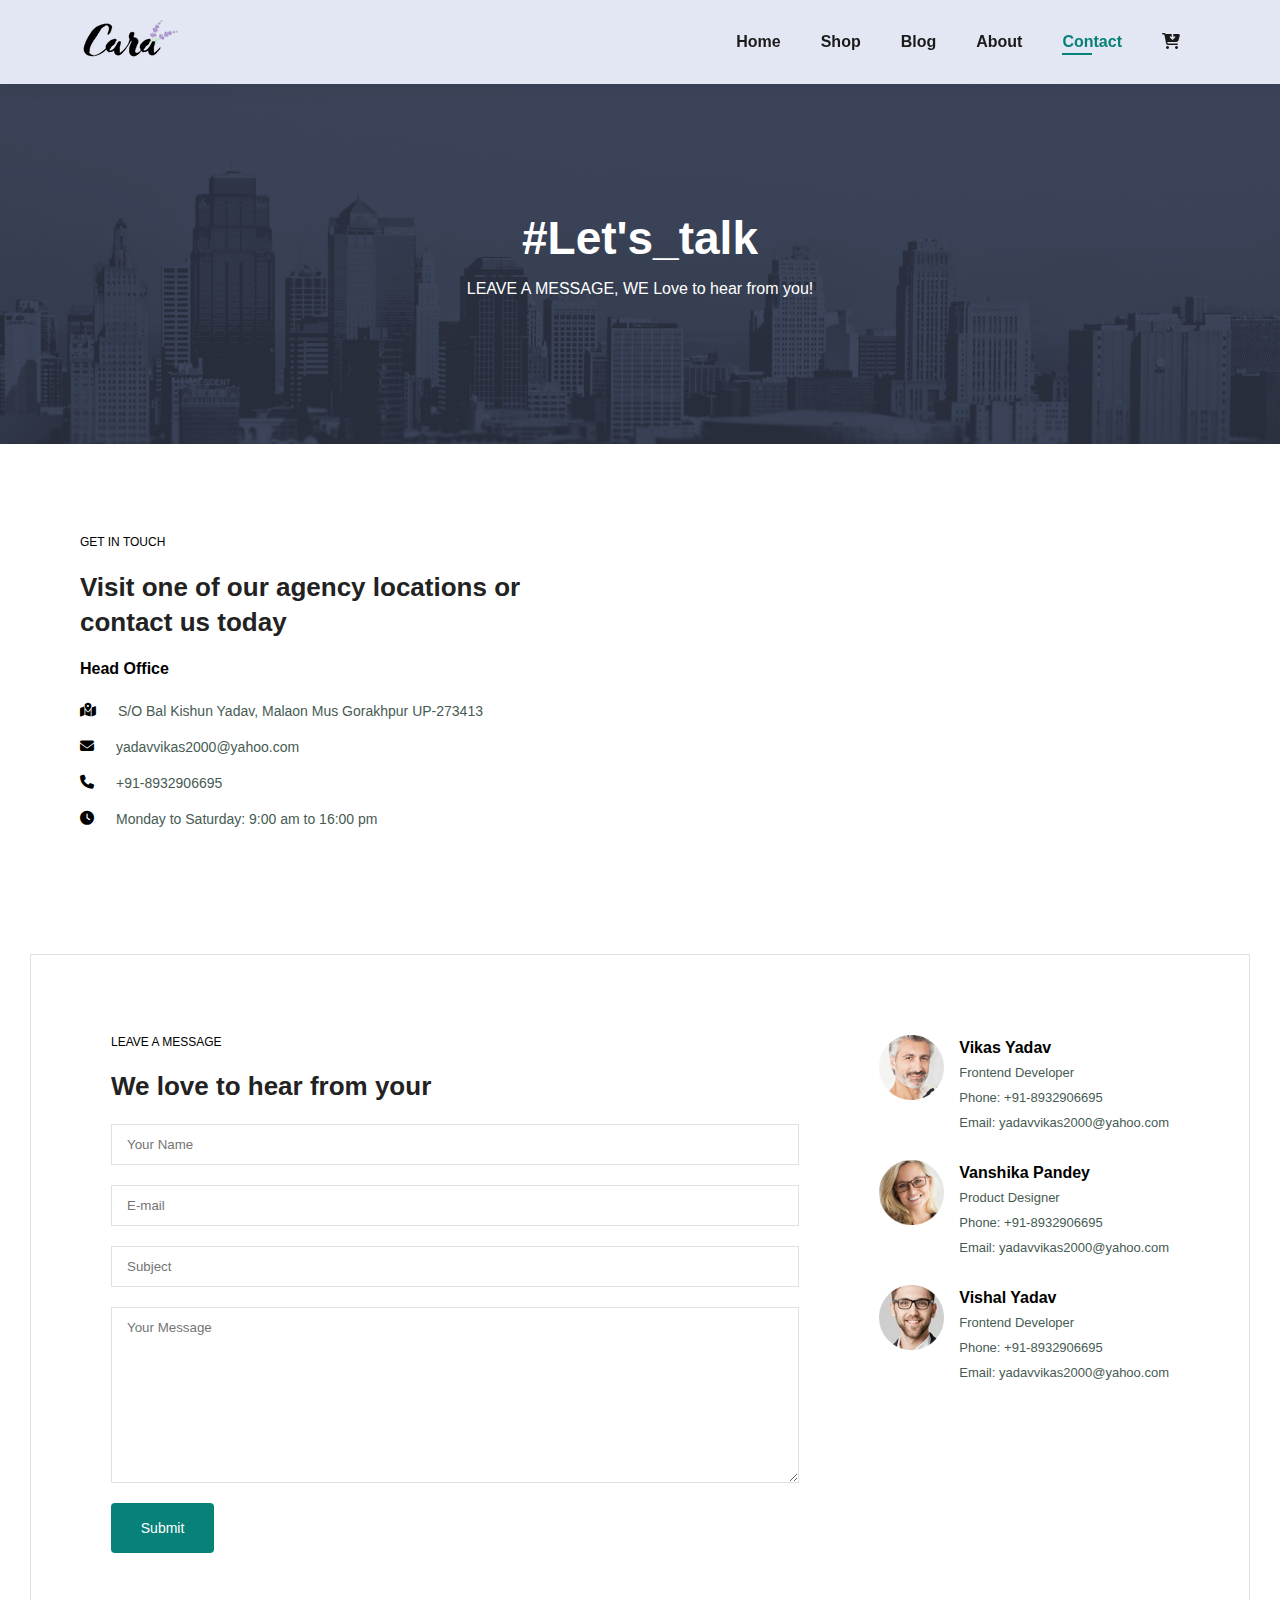
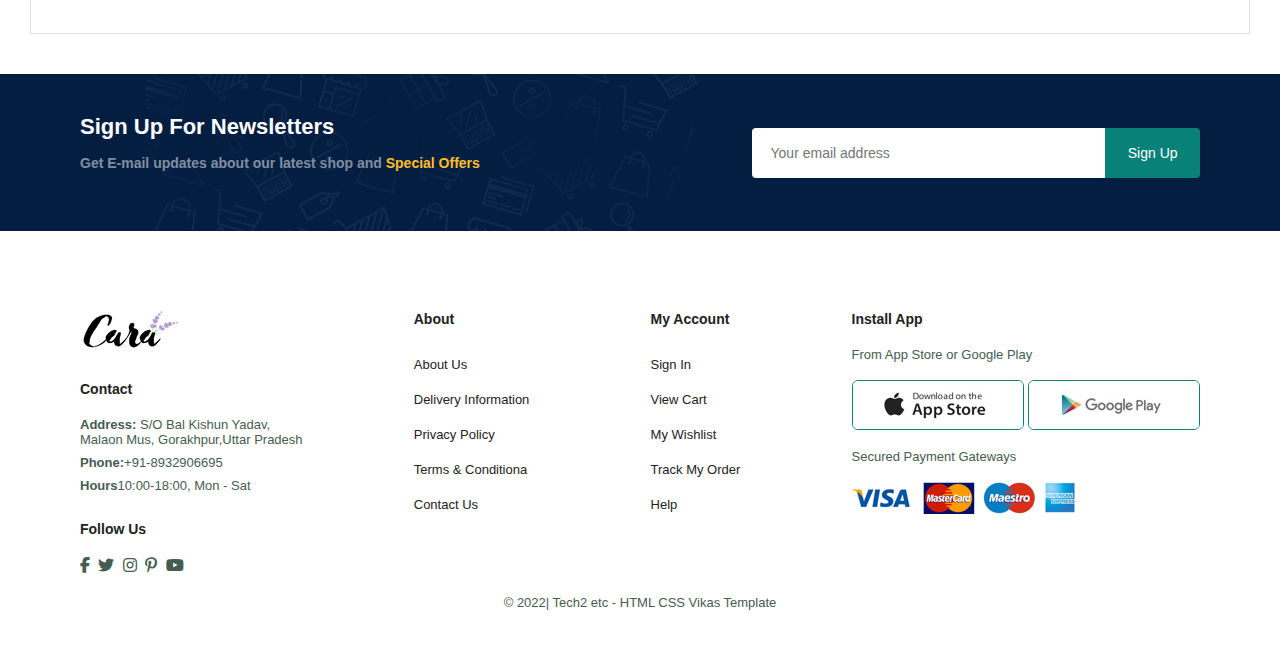
<file: contact.html>
<!DOCTYPE html>
<html lang="en">
<head>
    <meta charset="UTF-8">
    <meta http-equiv="X-UA-Compatible" content="IE=edge">
    <meta name="viewport" content="width=device-width, initial-scale=1.0">
    <title>Ecommerce Cloths</title>
    <link rel="stylesheet" href="https://cdnjs.cloudflare.com/ajax/libs/font-awesome/6.1.1/css/all.min.css">
    <link rel="stylesheet" href="/style.css">
</head>
<body>

    <section id="header">
        <a href="#"><img src="/img/logo.png" class="logo" alt=""></a>

        <div>
            <ul id="navbar">
                <li><a href="index.html">Home</a></li>
                <li><a  href="shop.html">Shop</a></li>
                <li><a  href="blog.html">Blog</a></li>
                <li><a  href="about.html">About</a></li>
                <li><a class="active" href="contact.html">Contact</a></li>
                <li><a href="cart.html" id="lg-bag" ><i class="fa-solid fa-cart-arrow-down"></i></a></li>
                <a href="#" id="close"><i class="fa-solid fa-xmark"></i></a>
                <a href="#"></a>
            </ul>
        </div> 
        <div id="mobile">
            <a href="cart.html"><i class="fa-solid fa-cart-arrow-down"></i></a>
            <i id="bar" class="fas fa-outdent"></i>
        </div>       

    </section>

    <section id="page-header" class="about-header">
        
        <h2>#Let's_talk</h2>
        <p>LEAVE A MESSAGE, WE Love to hear from you! </p>

    </section>
    <section id="contact-details" class="section-p1">
        <div class="details">
            <span>GET IN TOUCH</span>
            <h2>Visit one of our agency locations or contact us today</h2>
            <h3>Head Office</h3>
            <div>
                <li>
                    <i class="fa-solid fa-map-location-dot"></i>
                    <p>S/O Bal Kishun Yadav, Malaon Mus Gorakhpur UP-273413</p>
                </li>
                <li>
                    <i class="fa-solid fa-envelope"></i>
                    <p>yadavvikas2000@yahoo.com</p>
                </li>
                <li>
                    <i class="fa-solid fa-phone"></i>
                    <p>+91-8932906695</p>
                </li>
                <li>
                    <i class="fa-solid fa-clock"></i>
                    <p>Monday to Saturday: 9:00 am to 16:00 pm</p>
                </li>
            </div>
        </div>
        <div class="map">
            <iframe src="https://www.google.com/maps/embed?pb=!1m18!1m12!1m3!1d47454.75417944901!2d83.44577592147301!3d26.579905493921192!2m3!1f0!2f0!3f0!3m2!1i1024!2i768!4f13.1!3m3!1m2!1s0x39916645136d9edd%3A0x9339b90f3e5e32b7!2sMalaon%20Mus%2C%20Uttar%20Pradesh%20273413!5e0!3m2!1sen!2sin!4v1663854943968!5m2!1sen!2sin" width="600" height="450" style="border:0;" allowfullscreen="" loading="lazy" referrerpolicy="no-referrer-when-downgrade"></iframe>
        </div>

    </section>

    <section id="form-details">
        <form action="">
            <span>LEAVE A MESSAGE</span>
            <h2>We love to hear from your</h2>
            <input type="text" placeholder="Your Name">
            <input type="email" placeholder="E-mail">
            <input type="text" placeholder="Subject">
            <textarea name="" id="" cols="30" rows="10" placeholder="Your Message"></textarea>
            <button class="normal">Submit</button>


        </form>
        <div class="people">
            <div>
                <img src="img/people/1.png" alt="">
                <p><span>Vikas Yadav</span> Frontend Developer <br> Phone: +91-8932906695 <br> Email: yadavvikas2000@yahoo.com</p>
            </div>
            <div>
                <img src="img/people/3.png" alt="">
                <p><span>Vanshika Pandey</span> Product Designer <br> Phone: +91-8932906695 <br> Email: yadavvikas2000@yahoo.com</p>
            </div>
            <div>
                <img src="img/people/2.png" alt="">
                <p><span>Vishal Yadav</span> Frontend Developer <br> Phone: +91-8932906695 <br> Email: yadavvikas2000@yahoo.com</p>
            </div>
        </div>
    </section>

    <section id="newsletter" class="section-p1 section-m1">
        <div class="newstext">
            <h4>Sign Up For Newsletters</h4>
            <p>
                Get E-mail updates about our latest shop and <span>Special Offers</span>
            </p>
        </div>
        <div class="form">
            <input type="text" placeholder="Your email address">
            <button class="normal">Sign Up</button>


        </div>
    </section>

    <footer class="section-p1">
        <div class="col">
            <img class="logo" src="/img/logo.png" alt="">
            <h4>Contact</h4>
            <p> <strong>Address:</strong> S/O Bal Kishun Yadav, 
               <br> Malaon Mus, Gorakhpur,Uttar Pradesh</p>
            <p> <strong>Phone:</strong>+91-8932906695 </p>
            <p> <strong>Hours</strong>10:00-18:00, Mon - Sat </p>
            <div class="follow">
                <h4>Follow Us</h4>
                <div class="icon">
                    <i class="fab fa-facebook-f"></i>
                    <i class="fab fa-twitter"></i>
                    <i class="fab fa-instagram"></i>
                    <i class="fab fa-pinterest-p"></i>
                    <i class="fab fa-youtube"></i>
                </div>
            </div>


        </div>
        <div class="col">
            <h4 class="coll">About</h4>
            <a href="#">About Us</a>
            <a href="#">Delivery Information</a>
            <a href="#">Privacy Policy</a>
            <a href="#">Terms & Conditiona</a>
            <a href="#">Contact Us</a>
            

        </div>
        <div class="col">
            <h4 class="coll">My Account</h4>
            <a href="#">Sign In</a>
            <a href="#">View Cart</a>
            <a href="#">My Wishlist</a>
            <a href="#">Track My Order</a>
            <a href="#">Help</a>
        </div>
        <div class="col install">
            <h4>Install App</h4>
            <p>From App Store or Google Play</p>
            <div class="row">
                <img src="img/pay/app.jpg" alt="">
                <img src="img/pay/play.jpg" alt="">
            </div>
            <p>Secured Payment Gateways</p>
            <img src="img/pay/pay.png" alt="">

        </div>
        <div class="copyright">
            <p>&copy 2022| Tech2 etc - HTML CSS Vikas Template</p>
        </div>



    </footer>

   
    <script src="/script.js"></script>
</body>
</html>
</file>
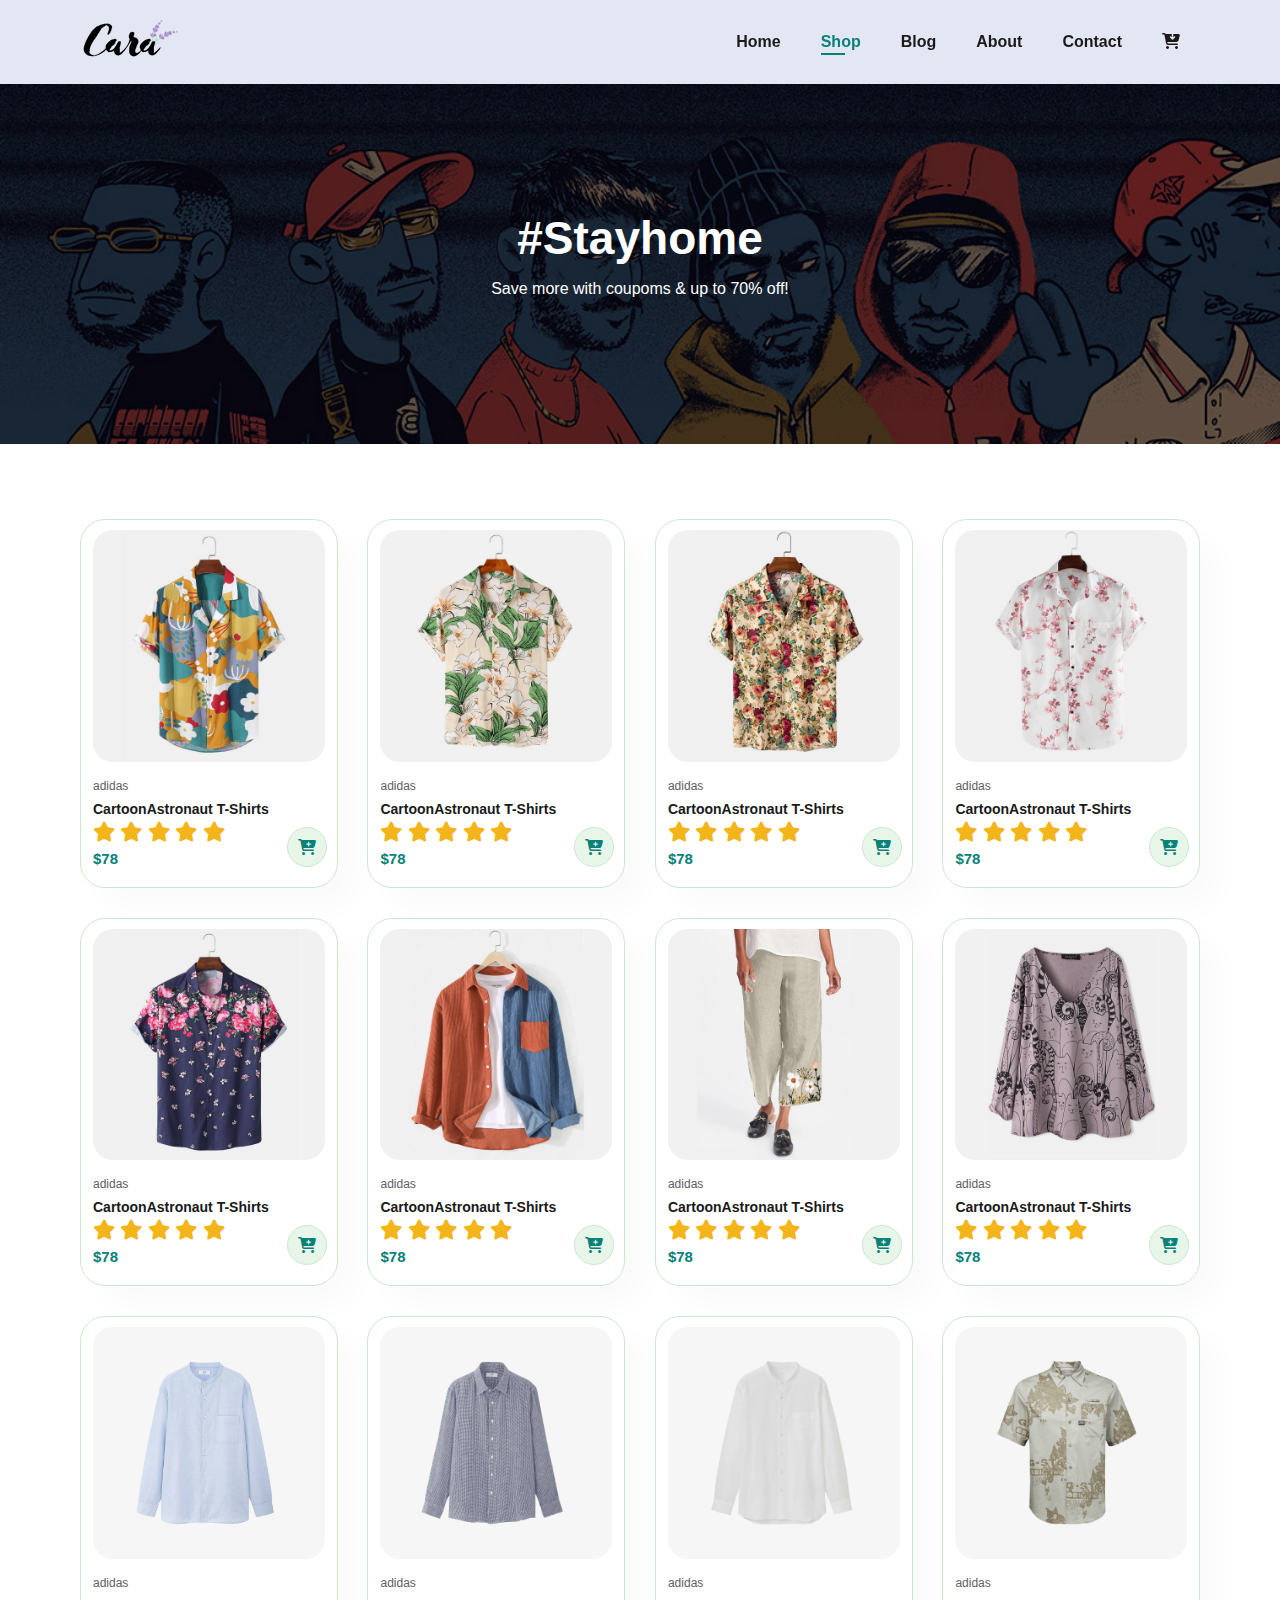
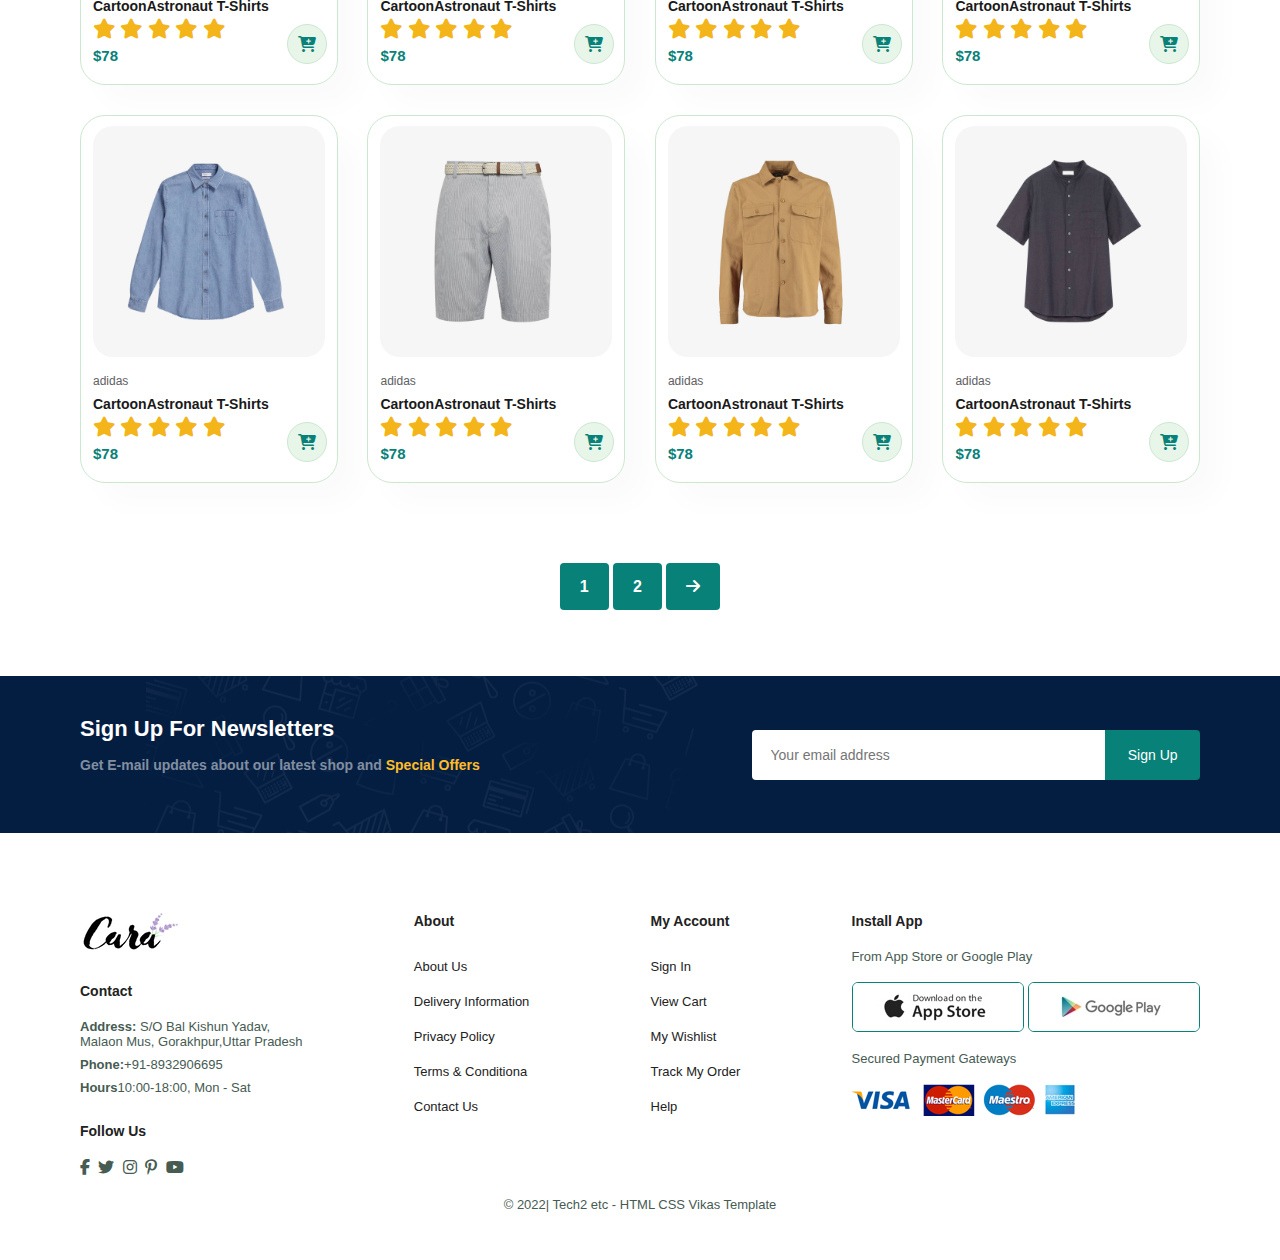
<file: shop.html>
<!DOCTYPE html>
<html lang="en">
<head>
    <meta charset="UTF-8">
    <meta http-equiv="X-UA-Compatible" content="IE=edge">
    <meta name="viewport" content="width=device-width, initial-scale=1.0">
    <title>Ecommerce Cloths</title>
    <link rel="stylesheet" href="https://cdnjs.cloudflare.com/ajax/libs/font-awesome/6.1.1/css/all.min.css">
    <link rel="stylesheet" href="/style.css">
</head>
<body>

    <section id="header">
        <a href="#"><img src="/img/logo.png" class="logo" alt=""></a>

        <div>
            <ul id="navbar">
                <li><a href="index.html">Home</a></li>
                <li><a class="active" href="shop.html">Shop</a></li>
                <li><a href="blog.html">Blog</a></li>
                <li><a href="about.html">About</a></li>
                <li><a href="contact.html">Contact</a></li>
                <li><a href="cart.html" id="lg-bag" ><i class="fa-solid fa-cart-arrow-down"></i></a></li>
                <a href="#" id="close"><i class="fa-solid fa-xmark"></i></a>
                <a href="#"></a>
            </ul>
        </div> 
        <div id="mobile">
            <a href="cart.html"><i class="fa-solid fa-cart-arrow-down"></i></a>
            <i id="bar" class="fas fa-outdent"></i>
        </div>       

    </section>

    <section id="page-header">
        
        <h2>#Stayhome</h2>
        <p>Save more with coupoms & up to 70% off! </p>

    </section>

    <section id="product1" class="section-p1">
        <div class="pro-container">
            <div class="pro" onclick="window.location.href='sproduct.html';">
                <img src="/img/products/f1.jpg" alt="">
                <div class="des">
                    <span>adidas</span>
                    <h5>CartoonAstronaut T-Shirts</h5>
                    <div class="star">
                        <i class="fas fa-star"></i>
                        <i class="fas fa-star"></i>
                        <i class="fas fa-star"></i>
                        <i class="fas fa-star"></i>
                        <i class="fas fa-star"></i>
                    </div>
                    <h4>$78</h4>
                </div>
                <a href="#" class="cart"><i class="fa-sharp fa-solid fa-cart-plus"></i></a>
            </div>

            <div class="pro">
                <img src="/img/products/f2.jpg" alt="">
                <div class="des">
                    <span>adidas</span>
                    <h5>CartoonAstronaut T-Shirts</h5>
                    <div class="star">
                        <i class="fas fa-star"></i>
                        <i class="fas fa-star"></i>
                        <i class="fas fa-star"></i>
                        <i class="fas fa-star"></i>
                        <i class="fas fa-star"></i>
                    </div>
                    <h4>$78</h4>
                </div>
                <a href="#" class="cart"><i class="fa-sharp fa-solid fa-cart-plus"></i></a>
            </div>

            <div class="pro">
                <img src="/img/products/f3.jpg" alt="">
                <div class="des">
                    <span>adidas</span>
                    <h5>CartoonAstronaut T-Shirts</h5>
                    <div class="star">
                        <i class="fas fa-star"></i>
                        <i class="fas fa-star"></i>
                        <i class="fas fa-star"></i>
                        <i class="fas fa-star"></i>
                        <i class="fas fa-star"></i>
                    </div>
                    <h4>$78</h4>
                </div>
                <a href="#" class="cart"><i class="fa-sharp fa-solid fa-cart-plus"></i></a>
            </div>

            <div class="pro">
                <img src="/img/products/f4.jpg" alt="">
                <div class="des">
                    <span>adidas</span>
                    <h5>CartoonAstronaut T-Shirts</h5>
                    <div class="star">
                        <i class="fas fa-star"></i>
                        <i class="fas fa-star"></i>
                        <i class="fas fa-star"></i>
                        <i class="fas fa-star"></i>
                        <i class="fas fa-star"></i>
                    </div>
                    <h4>$78</h4>
                </div>
                <a href="#" class="cart"><i class="fa-sharp fa-solid fa-cart-plus"></i></a>
            </div>

            <div class="pro">
                <img src="/img/products/f5.jpg" alt="">
                <div class="des">
                    <span>adidas</span>
                    <h5>CartoonAstronaut T-Shirts</h5>
                    <div class="star">
                        <i class="fas fa-star"></i>
                        <i class="fas fa-star"></i>
                        <i class="fas fa-star"></i>
                        <i class="fas fa-star"></i>
                        <i class="fas fa-star"></i>
                    </div>
                    <h4>$78</h4>
                </div>
                <a href="#" class="cart"><i class="fa-sharp fa-solid fa-cart-plus"></i></a>
            </div>

            <div class="pro">
                <img src="/img/products/f6.jpg" alt="">
                <div class="des">
                    <span>adidas</span>
                    <h5>CartoonAstronaut T-Shirts</h5>
                    <div class="star">
                        <i class="fas fa-star"></i>
                        <i class="fas fa-star"></i>
                        <i class="fas fa-star"></i>
                        <i class="fas fa-star"></i>
                        <i class="fas fa-star"></i>
                    </div>
                    <h4>$78</h4>
                </div>
                <a href="#" class="cart"><i class="fa-sharp fa-solid fa-cart-plus"></i></a>
            </div>

            <div class="pro">
                <img src="/img/products/f7.jpg" alt="">
                <div class="des">
                    <span>adidas</span>
                    <h5>CartoonAstronaut T-Shirts</h5>
                    <div class="star">
                        <i class="fas fa-star"></i>
                        <i class="fas fa-star"></i>
                        <i class="fas fa-star"></i>
                        <i class="fas fa-star"></i>
                        <i class="fas fa-star"></i>
                    </div>
                    <h4>$78</h4>
                </div>
                <a href="#" class="cart"><i class="fa-sharp fa-solid fa-cart-plus"></i></a>
            </div>

            <div class="pro">
                <img src="/img/products/f8.jpg" alt="">
                <div class="des">
                    <span>adidas</span>
                    <h5>CartoonAstronaut T-Shirts</h5>
                    <div class="star">
                        <i class="fas fa-star"></i>
                        <i class="fas fa-star"></i>
                        <i class="fas fa-star"></i>
                        <i class="fas fa-star"></i>
                        <i class="fas fa-star"></i>
                    </div>
                    <h4>$78</h4>
                </div>
                <a href="#" class="cart"><i class="fa-sharp fa-solid fa-cart-plus"></i></a>
            </div>
            <div class="pro">
                <img src="/img/products/n1.jpg" alt="">
                <div class="des">
                    <span>adidas</span>
                    <h5>CartoonAstronaut T-Shirts</h5>
                    <div class="star">
                        <i class="fas fa-star"></i>
                        <i class="fas fa-star"></i>
                        <i class="fas fa-star"></i>
                        <i class="fas fa-star"></i>
                        <i class="fas fa-star"></i>
                    </div>
                    <h4>$78</h4>
                </div>
                <a href="#" class="cart"><i class="fa-sharp fa-solid fa-cart-plus"></i></a>
            </div>

            <div class="pro">
                <img src="/img/products/n2.jpg" alt="">
                <div class="des">
                    <span>adidas</span>
                    <h5>CartoonAstronaut T-Shirts</h5>
                    <div class="star">
                        <i class="fas fa-star"></i>
                        <i class="fas fa-star"></i>
                        <i class="fas fa-star"></i>
                        <i class="fas fa-star"></i>
                        <i class="fas fa-star"></i>
                    </div>
                    <h4>$78</h4>
                </div>
                <a href="#" class="cart"><i class="fa-sharp fa-solid fa-cart-plus"></i></a>
            </div>

            <div class="pro">
                <img src="/img/products/n3.jpg" alt="">
                <div class="des">
                    <span>adidas</span>
                    <h5>CartoonAstronaut T-Shirts</h5>
                    <div class="star">
                        <i class="fas fa-star"></i>
                        <i class="fas fa-star"></i>
                        <i class="fas fa-star"></i>
                        <i class="fas fa-star"></i>
                        <i class="fas fa-star"></i>
                    </div>
                    <h4>$78</h4>
                </div>
                <a href="#" class="cart"><i class="fa-sharp fa-solid fa-cart-plus"></i></a>
            </div>

            <div class="pro">
                <img src="/img/products/n4.jpg" alt="">
                <div class="des">
                    <span>adidas</span>
                    <h5>CartoonAstronaut T-Shirts</h5>
                    <div class="star">
                        <i class="fas fa-star"></i>
                        <i class="fas fa-star"></i>
                        <i class="fas fa-star"></i>
                        <i class="fas fa-star"></i>
                        <i class="fas fa-star"></i>
                    </div>
                    <h4>$78</h4>
                </div>
                <a href="#" class="cart"><i class="fa-sharp fa-solid fa-cart-plus"></i></a>
            </div>

            <div class="pro">
                <img src="/img/products/n5.jpg" alt="">
                <div class="des">
                    <span>adidas</span>
                    <h5>CartoonAstronaut T-Shirts</h5>
                    <div class="star">
                        <i class="fas fa-star"></i>
                        <i class="fas fa-star"></i>
                        <i class="fas fa-star"></i>
                        <i class="fas fa-star"></i>
                        <i class="fas fa-star"></i>
                    </div>
                    <h4>$78</h4>
                </div>
                <a href="#" class="cart"><i class="fa-sharp fa-solid fa-cart-plus"></i></a>
            </div>

            <div class="pro">
                <img src="/img/products/n6.jpg" alt="">
                <div class="des">
                    <span>adidas</span>
                    <h5>CartoonAstronaut T-Shirts</h5>
                    <div class="star">
                        <i class="fas fa-star"></i>
                        <i class="fas fa-star"></i>
                        <i class="fas fa-star"></i>
                        <i class="fas fa-star"></i>
                        <i class="fas fa-star"></i>
                    </div>
                    <h4>$78</h4>
                </div>
                <a href="#" class="cart"><i class="fa-sharp fa-solid fa-cart-plus"></i></a>
            </div>

            <div class="pro">
                <img src="/img/products/n7.jpg" alt="">
                <div class="des">
                    <span>adidas</span>
                    <h5>CartoonAstronaut T-Shirts</h5>
                    <div class="star">
                        <i class="fas fa-star"></i>
                        <i class="fas fa-star"></i>
                        <i class="fas fa-star"></i>
                        <i class="fas fa-star"></i>
                        <i class="fas fa-star"></i>
                    </div>
                    <h4>$78</h4>
                </div>
                <a href="#" class="cart"><i class="fa-sharp fa-solid fa-cart-plus"></i></a>
            </div>

            <div class="pro">
                <img src="/img/products/n8.jpg" alt="">
                <div class="des">
                    <span>adidas</span>
                    <h5>CartoonAstronaut T-Shirts</h5>
                    <div class="star">
                        <i class="fas fa-star"></i>
                        <i class="fas fa-star"></i>
                        <i class="fas fa-star"></i>
                        <i class="fas fa-star"></i>
                        <i class="fas fa-star"></i>
                    </div>
                    <h4>$78</h4>
                </div>
                <a href="#" class="cart"><i class="fa-sharp fa-solid fa-cart-plus"></i></a>
            </div>
        </div>

    </section>

    <section id="pagination" class="section-p1" >
        <a href="#">1</a>
        <a href="#">2</a>
        <a href="#"><i class="fa-solid fa-arrow-right"></i></a>

    </section>
    
    <section id="newsletter" class="section-p1 section-m1">
        <div class="newstext">
            <h4>Sign Up For Newsletters</h4>
            <p>
                Get E-mail updates about our latest shop and <span>Special Offers</span>
            </p>
        </div>
        <div class="form">
            <input type="text" placeholder="Your email address">
            <button class="normal">Sign Up</button>


        </div>
    </section>

    <footer class="section-p1">
        <div class="col">
            <img class="logo" src="/img/logo.png" alt="">
            <h4>Contact</h4>
            <p> <strong>Address:</strong> S/O Bal Kishun Yadav, 
               <br> Malaon Mus, Gorakhpur,Uttar Pradesh</p>
            <p> <strong>Phone:</strong>+91-8932906695 </p>
            <p> <strong>Hours</strong>10:00-18:00, Mon - Sat </p>
            <div class="follow">
                <h4>Follow Us</h4>
                <div class="icon">
                    <i class="fab fa-facebook-f"></i>
                    <i class="fab fa-twitter"></i>
                    <i class="fab fa-instagram"></i>
                    <i class="fab fa-pinterest-p"></i>
                    <i class="fab fa-youtube"></i>
                </div>
            </div>


        </div>
        <div class="col">
            <h4 class="coll">About</h4>
            <a href="#">About Us</a>
            <a href="#">Delivery Information</a>
            <a href="#">Privacy Policy</a>
            <a href="#">Terms & Conditiona</a>
            <a href="#">Contact Us</a>
            

        </div>
        <div class="col">
            <h4 class="coll">My Account</h4>
            <a href="#">Sign In</a>
            <a href="#">View Cart</a>
            <a href="#">My Wishlist</a>
            <a href="#">Track My Order</a>
            <a href="#">Help</a>
        </div>
        <div class="col install">
            <h4>Install App</h4>
            <p>From App Store or Google Play</p>
            <div class="row">
                <img src="img/pay/app.jpg" alt="">
                <img src="img/pay/play.jpg" alt="">
            </div>
            <p>Secured Payment Gateways</p>
            <img src="img/pay/pay.png" alt="">

        </div>
        <div class="copyright">
            <p>&copy 2022| Tech2 etc - HTML CSS Vikas Template</p>
        </div>



    </footer>

    



    <script src="/script.js"></script>
</body>
</html>
</file>
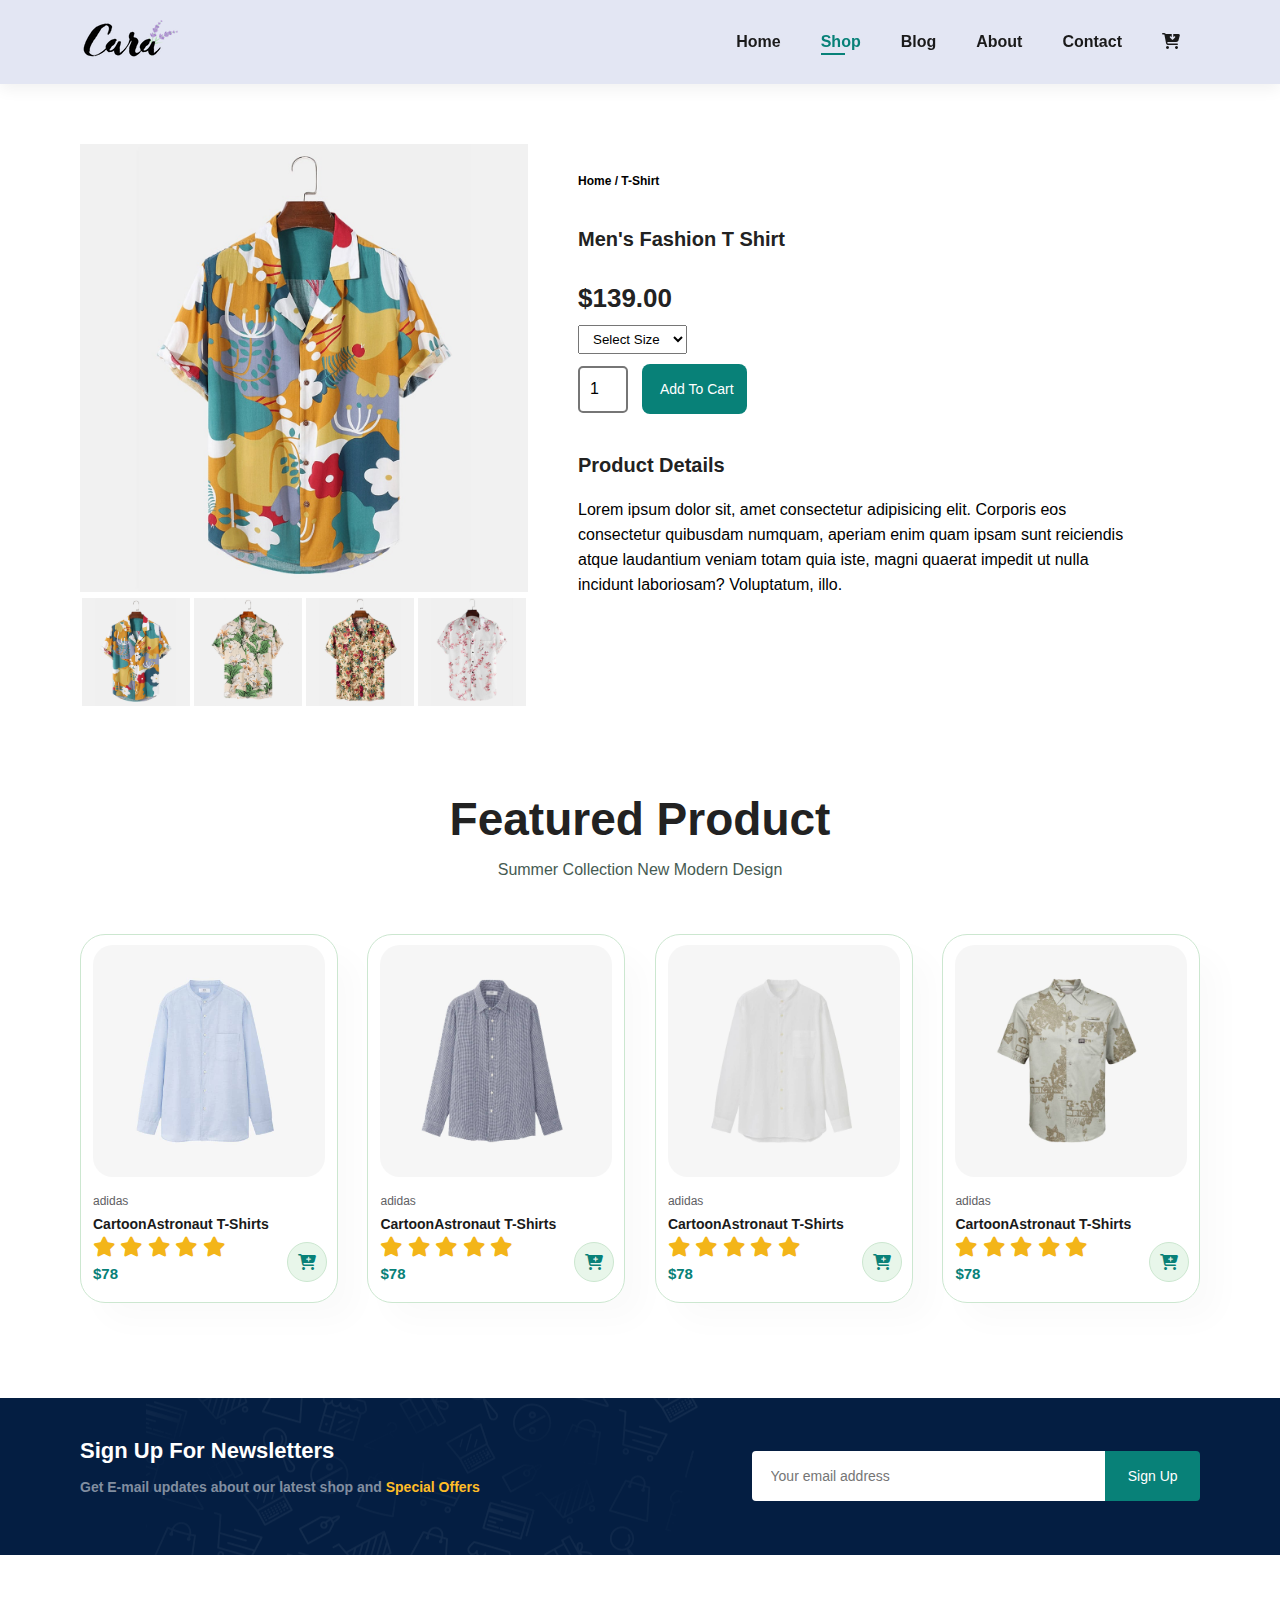
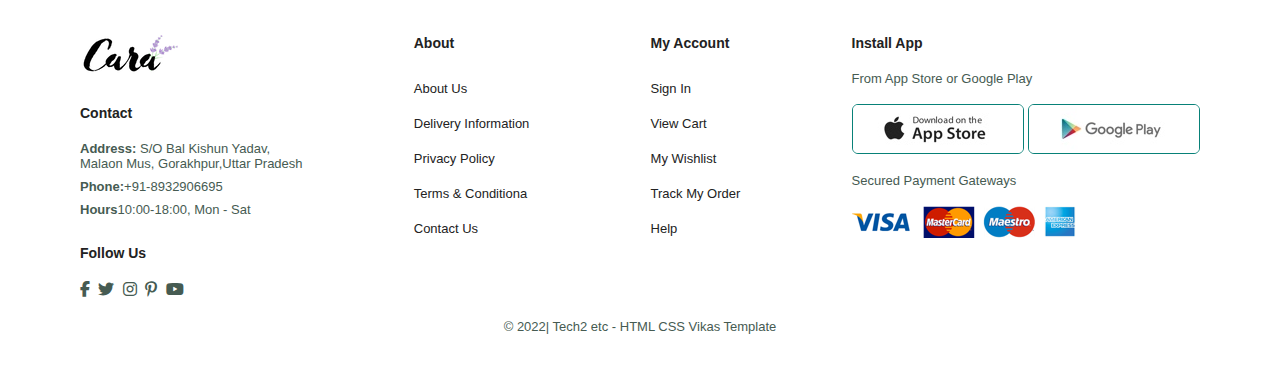
<file: sproduct.html>
<!DOCTYPE html>
<html lang="en">
<head>
    <meta charset="UTF-8">
    <meta http-equiv="X-UA-Compatible" content="IE=edge">
    <meta name="viewport" content="width=device-width, initial-scale=1.0">
    <title>Ecommerce Cloths</title>
    <link rel="stylesheet" href="https://cdnjs.cloudflare.com/ajax/libs/font-awesome/6.1.1/css/all.min.css">
    <link rel="stylesheet" href="/style.css">
</head>
<body>


    <section id="header">
        <a href="#"><img src="/img/logo.png" class="logo" alt=""></a>

        <div>
            <ul id="navbar">
                <li><a href="index.html">Home</a></li>
                <li><a class="active" href="shop.html">Shop</a></li>
                <li><a href="blog.html">Blog</a></li>
                <li><a href="about.html">About</a></li>
                <li><a href="contact.html">Contact</a></li>
                <li><a href="cart.html" id="lg-bag" ><i class="fa-solid fa-cart-arrow-down"></i></a></li>
                <a href="#" id="close"><i class="fa-solid fa-xmark"></i></a>
                <a href="#"></a>
            </ul>
        </div> 
        <div id="mobile">
            <a href="cart.html"><i class="fa-solid fa-cart-arrow-down"></i></a>
            <i id="bar" class="fas fa-outdent"></i>
        </div>       

    </section>

    <section id="prodetails" class="section-p1">
        <div class="sigle-pro-image">
            <img src="./img/products/f1.jpg" width="100%" id="MainImg" alt="">
        <div class="small-img-group">
            <div class="small-img-coll"> 
                <img src="./img/products/f1.jpg" width="100%" class="small-img" alt="">
            </div>
            <div class="small-img-coll"> 
                <img src="./img/products/f2.jpg" width="100%" class="small-img" alt="">
            </div>
            <div class="small-img-coll"> 
                <img src="./img/products/f3.jpg" width="100%" class="small-img" alt="">
            </div>
            <div class="small-img-coll"> 
                <img src="./img/products/f4.jpg" width="100%" class="small-img" alt="">
            </div>

        </div>
        </div>
        <div class="single-pro-details">
            <h6>Home / T-Shirt</h6>
            <h4>Men's Fashion T Shirt</h4>
            <h2>$139.00</h2>
            <select>
                <option>Select Size</option>
                <option>XXL</option>
                <option>XL</option>
                <option>L</option>
                <option>M</option>
                <option>S</option>
            </select>
            <input type="number" value="1">
            <button class="normal">Add To Cart</button>
            <h4>Product Details</h4>
            <span>Lorem ipsum dolor sit, amet consectetur adipisicing elit. Corporis eos consectetur quibusdam numquam, aperiam enim quam ipsam sunt reiciendis atque laudantium veniam totam quia iste, magni quaerat impedit ut nulla incidunt laboriosam? Voluptatum, illo.</span>
        </div>

    </section>
    <section id="product1" class="section-p1">
        <h2>Featured Product</h2>
        <p>Summer Collection New Modern Design</p>
        <div class="pro-container">
            <div class="pro">
                <img src="/img/products/n1.jpg" alt="">
                <div class="des">
                    <span>adidas</span>
                    <h5>CartoonAstronaut T-Shirts</h5>
                    <div class="star">
                        <i class="fas fa-star"></i>
                        <i class="fas fa-star"></i>
                        <i class="fas fa-star"></i>
                        <i class="fas fa-star"></i>
                        <i class="fas fa-star"></i>
                    </div>
                    <h4>$78</h4>
                </div>
                <a href="#" class="cart"><i class="fa-sharp fa-solid fa-cart-plus"></i></a>
            </div>

            <div class="pro">
                <img src="/img/products/n2.jpg" alt="">
                <div class="des">
                    <span>adidas</span>
                    <h5>CartoonAstronaut T-Shirts</h5>
                    <div class="star">
                        <i class="fas fa-star"></i>
                        <i class="fas fa-star"></i>
                        <i class="fas fa-star"></i>
                        <i class="fas fa-star"></i>
                        <i class="fas fa-star"></i>
                    </div>
                    <h4>$78</h4>
                </div>
                <a href="#" class="cart"><i class="fa-sharp fa-solid fa-cart-plus"></i></a>
            </div>

            <div class="pro">
                <img src="/img/products/n3.jpg" alt="">
                <div class="des">
                    <span>adidas</span>
                    <h5>CartoonAstronaut T-Shirts</h5>
                    <div class="star">
                        <i class="fas fa-star"></i>
                        <i class="fas fa-star"></i>
                        <i class="fas fa-star"></i>
                        <i class="fas fa-star"></i>
                        <i class="fas fa-star"></i>
                    </div>
                    <h4>$78</h4>
                </div>
                <a href="#" class="cart"><i class="fa-sharp fa-solid fa-cart-plus"></i></a>
            </div>

            <div class="pro">
                <img src="/img/products/n4.jpg" alt="">
                <div class="des">
                    <span>adidas</span>
                    <h5>CartoonAstronaut T-Shirts</h5>
                    <div class="star">
                        <i class="fas fa-star"></i>
                        <i class="fas fa-star"></i>
                        <i class="fas fa-star"></i>
                        <i class="fas fa-star"></i>
                        <i class="fas fa-star"></i>
                    </div>
                    <h4>$78</h4>
                </div>
                <a href="#" class="cart"><i class="fa-sharp fa-solid fa-cart-plus"></i></a>
            </div>

        </div>

    </section>
 
    <section id="newsletter" class="section-p1 section-m1">
        <div class="newstext">
            <h4>Sign Up For Newsletters</h4>
            <p>
                Get E-mail updates about our latest shop and <span>Special Offers</span>
            </p>
        </div>
        <div class="form">
            <input type="text" placeholder="Your email address">
            <button class="normal">Sign Up</button>


        </div>
    </section>


    <footer class="section-p1">
        <div class="col">
            <img class="logo" src="/img/logo.png" alt="">
            <h4>Contact</h4>
            <p> <strong>Address:</strong> S/O Bal Kishun Yadav, 
               <br> Malaon Mus, Gorakhpur,Uttar Pradesh</p>
            <p> <strong>Phone:</strong>+91-8932906695 </p>
            <p> <strong>Hours</strong>10:00-18:00, Mon - Sat </p>
            <div class="follow">
                <h4>Follow Us</h4>
                <div class="icon">
                    <i class="fab fa-facebook-f"></i>
                    <i class="fab fa-twitter"></i>
                    <i class="fab fa-instagram"></i>
                    <i class="fab fa-pinterest-p"></i>
                    <i class="fab fa-youtube"></i>
                </div>
            </div>


        </div>
        <div class="col">
            <h4 class="coll">About</h4>
            <a href="#">About Us</a>
            <a href="#">Delivery Information</a>
            <a href="#">Privacy Policy</a>
            <a href="#">Terms & Conditiona</a>
            <a href="#">Contact Us</a>
            

        </div>
        <div class="col">
            <h4 class="coll">My Account</h4>
            <a href="#">Sign In</a>
            <a href="#">View Cart</a>
            <a href="#">My Wishlist</a>
            <a href="#">Track My Order</a>
            <a href="#">Help</a>
        </div>
        <div class="col install">
            <h4>Install App</h4>
            <p>From App Store or Google Play</p>
            <div class="row">
                <img src="img/pay/app.jpg" alt="">
                <img src="img/pay/play.jpg" alt="">
            </div>
            <p>Secured Payment Gateways</p>
            <img src="img/pay/pay.png" alt="">

        </div>
        <div class="copyright">
            <p>&copy 2022| Tech2 etc - HTML CSS Vikas Template</p>
        </div>



    </footer>
    <script>
        var MainImg = document.getElementById("MainImg");
        var smallimg = document.getElementsByClassName("small-img");
        
        smallimg[0].onclick = function(){
            MainImg.src = smallimg[0].src;
        }
        smallimg[1].onclick=function(){
            MainImg.src = smallimg[1].src;
        }
        smallimg[2].onclick=function(){
            MainImg.src = smallimg[2].src;
        }
        smallimg[3].onclick=function(){
            MainImg.src = smallimg[3].src;
        }

    </script>

    <script src="/script.js"></script>
</body>
</html>
</file>
<file: style.css>
@import url('https://fonts.googleapis.com/css2?family=League+Spartan:wght@100;200;300;400;500;600;700;800;900&display=swap');


*{
    margin:0;
    padding: 0;
    box-sizing: border-box;
    font-family:'Spartan',sans-serif;
}
h1{
    font-size: 50px;
    line-height: 64px;
    color: #222;

}
h2{
    font-size: 46px;
    line-height: 54px;
    color: #222;
}
h4{
    font-size: 20px;
    color: #222;
}
h6{
    font-weight: 700;
    font-size: 12px;

}
p{
    font-size: 16px;
    color: #465b52;
    margin: 15px 0 20px 0;

}
.section-p1 {
    padding:40px 80px;
}
.section-m1{
    margin:40px 0;  
}

button.white{
    font-size: 13px;
    font-weight: 600;
    padding: 11px 18px;
    color: #fff;
    background-color: transparent;
    cursor: pointer;
    border: 1px solid #fff;
    outline: none;
    transition: 0.2s;


}
body{
    width: 100%;
}

/* Header Start */
#header{
    display: flex;
    align-items: center;
    justify-content: space-between;
    padding: 20px 80px;
    background: #e3e6f3;
    box-shadow: 0 5px 15px rgb(0,0,0,0.06);
    z-index: 999;
    position: sticky;
    top: 0;
    left: 0;
}
#navbar{
    display: flex;
    align-items: center;
    justify-content: center;
}
#navbar li{
    list-style: none;
    padding: 0 20px;
    position: relative;

}
#navbar li a{
    text-decoration: none;
    font-size: 16px;
    font-weight: 600;
    color: #1a1a1a;
    transition:0.3s ease ;
    
}

#navbar li a:hover,
#navbar li a.active{
    color: #088178;
}

#navbar li a.active::after,
#navbar li a:hover::after{
    content: "";
    width: 30%;
    height: 2px;
    background: #088178;
    position:absolute;
    bottom: -4px;
    left:20px;
}
#mobile{
    display: none;
    align-items: center;
}
#close{
    display: none;

}


/*  Home Page */
#hero{
    background-image: url("/img/hero4.png");
    height: 90vh;
    width: 100%;
    background-size: cover;
    background-position: top 25% right 0;
    padding: 0 80px;
    display: flex;
    flex-direction: column;
    align-items: flex-start;
    justify-content: center;

}
#hero h4{
    padding-bottom: 15px;

}
#hero h1{
    color: #088178;
}
#hero button{
    background-image: url("/img/button.png");
    background-color: transparent;
    color: #088178;
    border: 0;
    padding: 14px 80px 14px 65px;
    background-repeat: no-repeat;
    cursor: pointer;
    font-weight: 700;
    font-size: 15px;
}
#feature{
    display: flex;
    align-items: center;
    justify-content: space-between;
    flex-wrap: wrap;

}
#feature .fe-box{
    width: 180px;
    text-align: center;
    padding: 25px 15px;
    box-shadow: 20px 20px 34px rgb(0,0,0,0.03);
    border: 1px solid  #cce7d0;
    border-radius: 4px;
    margin: 15px 0;
}
#feature .fe-box:hover{
    box-shadow: 10px 10px 54px rgb(70,62,221,0.1);
}
#feature .fe-box img{
    width: 100%;
    margin-bottom:10px;


}
#feature .fe-box h6{
    display: inline-block;
    padding: 9px 8px 6px 8px;
    line-height: 1;
    border-radius: 4px;
    color: #088178;
    background-color: #fddde4;
}
#feature .fe-box:nth-child(2) h6{
    background-color: #cdebbc;

}
#feature .fe-box:nth-child(3) h6{
    background-color: #d1e8f2;

}
#feature .fe-box:nth-child(4) h6{
    background-color: #cdd4f8;

}
#feature .fe-box:nth-child(5) h6{
    background-color: #f6bdf6;

}
#feature .fe-box:nth-child(6) h6 {
    background-color: #fff2e5;

}
#product1 {
    text-align: center;
}
#product1 .pro-container{
    display: flex;
    justify-content: space-between;
    padding-top: 20px;
    flex-wrap: wrap;

}
#product1 .pro{
    width: 23%;
    min-width: 150px;
    padding: 10px 12px;
    border: 1px solid #cce7d0;
    border-radius: 25px;
    cursor: pointer;
    box-shadow: 20px 20px 30px rgb(0,0,0,0.02);
    margin: 15px 0;
    transition: 0.2s ease;
    position: relative;



}
#product1 .pro:hover{
    box-shadow: 20px 20px 30px rgb(0,0,0,0.06);

}

#product1 .pro img{
    width: 100%;
    border-radius: 20px;
}
#product1 .pro .des{
    text-align: start;
    padding: 10px 0;
}

#product1 .pro .des span {
    color: #606063;
    font-size: 12px;

}
#product1 .pro .des h5{
    padding-top: 7px ;
    color: #1a1a1a;
    font-size: 14px;

}
#product1 .pro .des i{
    font-size: 20px;
    color: rgb(243,181,25);
    margin: 5px 0 0 0;
}

#product1 .pro .des h4{
    padding-top: 7px;
    font-size: 15px;
    font-weight: 700;
    color: #088178;

}
#product1 .pro .cart{
    width: 40px;
    height: 40px;
    line-height: 40px;
    border-radius: 50px;
    background-color: #e8f6ea;
    font-weight: 500;
    color: #088178;
    border: 1px solid #cce7d0;
    position: absolute;
    bottom: 20px;
    right: 10px;

    

}
/* Banner */

#banner{
    display: flex;
    flex-direction: column;
    justify-content: center;
    align-items: center;
    text-align: center;
    background-image: url(/img/banner/b2.jpg);
    width: 100%;
    height: 40vh;
    background-size: cover;
    background-position: center;

}
#banner h4{
    color: #fff;
    font-size: 16px;

}
#banner h2{
    color: #fff;
    font-size: 30px;
    padding: 10px 0;
}

#banner h2 span{
    color: #ef3636;
}
#banner button:hover{
    background-color: #088178;
    color: #fff;
}
#sm-banner{
    display: flex;
    justify-content: space-between;
    flex-wrap: wrap;

}

#sm-banner .banner-box{
    display: flex;
    flex-direction: column;
    justify-content: center;
    align-items: flex-start;
    background-image: url(/img/banner/b17.jpg);
    width: 580px;
    height: 50vh;
    background-size: cover;
    background-position: center;
    padding: 30px;

}
#sm-banner .banner-box2{
    background-image: url(/img/banner/b10.jpg);

}

#sm-banner h4{
    color: #fff;
    font-size: 20px;
    font-weight: 300;

}
#sm-banner h2{
    color: #fff;
    font-size: 28px;
    font-weight: 800; 
}

#sm-banner span{
    color: #fff;
    font-size: 14px;
    font-weight: 500;
    padding-bottom: 15px; 

}
#sm-banner .banner-box:hover button{
    background: #088178;
    border: 1px solid #088178;  
}

#banner3{
    display: flex;
    justify-content: space-between;
    flex-wrap: wrap;
    padding: 0 80px;

}


#banner3 .banner-box{
    display: flex;
    flex-direction: column;
    justify-content: center;
    align-items: flex-start;
    background-image: url(/img/banner/b7.jpg);
    width: 30%;
    height: 30vh;
    background-size: cover;
    background-position: center;
    padding: 20px;
    margin-bottom: 20px;

}

#banner3 .banner-box2{
    background-image: url(/img/banner/b4.jpg);

}
#banner3 .banner-box3{
    background-image: url(/img/banner/b18.jpg);

}

#banner3 h2{
    color: #fff;
    font-weight: 900;
    font-size: 22px;

}

#banner3 h3{
    color: #ec544e;
    font-weight: 800;
    font-size: 15px;
}


#newsletter{
    display: flex;
    justify-content: space-between;
    flex-wrap: wrap;
    align-items: center;
    background-image: url(/img/banner/b14.png);
    background-repeat: no-repeat;
    background-position: 20% 30%;
    background-color: #041e42;

}
#newsletter h4{
    font-size: 22px;
    font-weight: 700;
    color: #fff;

}
#newsletter p{
    font-size: 14px;
    font-weight: 600;
    color: #818ea0;
}

#newsletter p span{
    color: #ffbd27;
    
}
#newsletter .form{
    display: flex;
    width: 40%;

}
#newsletter input{
    height: 3.125rem;
    padding: 0 1.25em;
    font-size: 14px;
    width: 100%;
    border: 1px solid transparent;
    border-radius: 4px 0px 0px 4px;
    outline: none;
}

#newsletter button{
    color: #fff;
    background-color: #088178;
    white-space: nowrap;
    height: 3.125rem;
    padding: 0 1.25em;
    font-size: 14px;
    width: 25%;
    border: 1px solid transparent;
    border-radius: 0px  4px 4px 0px;
    outline: none;

}

footer{
    display: flex;
    flex-wrap: wrap;
    justify-content: space-between;
    
}
footer .col {
    display: flex;
    flex-direction:column;
    align-items: flex-start;
    margin-bottom: 20px;

}

footer .logo{
    margin-bottom: 30px;

}

footer h4{
    font-size: 14px;
    padding-bottom: 20px;
    /* margin: 10px; */

}
.coll{
    margin-left: 10px;
}

footer p{
    font-size: 13px;
    margin: 0 0 8px 0;
}

footer a{
    font-size: 13px;
    text-decoration: none;
    color: #222;
    margin:10px;

}
footer .follow{
    margin-top: 20px;
    
}
footer .follow i{
    color: #465b52;
    padding-right: 4px;
    cursor: pointer;

    
}
footer .install .row img{
    border: 1px solid #088178;
    border-radius: 6px;
}
footer .install img{
    margin: 10px 0 15px 0;

}

footer .follow i:hover,footer a:hover{
    color: #088178;

}

footer .copyright{
    width: 100%;
    text-align: center;
}



/* Start Media Query */
@media(max-width: 799px){
    #navbar{
        display: flex;
        flex-direction: column;
        align-items: center;
        justify-content: flex-start;
        position: fixed;
        top:0;
        right:-300px;
        height: 100vh;
        width: 300px;
        background-color: #e3e6f3;
        box-shadow: 0 40px 60px rgb(0,0,0,0.1);
        padding: 80px 0 0 10px ;
    }
    #navbar.active{
        right: 0px;

    }
    #navbar li{
        margin-bottom: 25px;

    }
    #mobile{
        display: flex;
        align-items: center;

    }
    #mobile i{
        color: #1a1a1a;
        font-size: 24px;
        padding-left: 20px;

    }
    #close{
        display: initial;
        position: absolute;
        top: 30px;
        left:30px;
        color: #222;
        font-size: 24px;
    }
    #lg-bag{
        display: none;

    }
    #hero{
        height: 70vh;
        padding: 0 80px;
        background-position: top 30% right 30%;
    }
    #feature{
        justify-content: center;
    }
    #feature .fe-box{
        margin: 15px 15px ;
    }
    #product1 .pro-container{
        justify-content: center;

    }
    #product .pro{
         margin: 15px;
    }
    #banner{
        height: 20vh;

    }
    #sm-banner .banner-box{
        min-width: 100%;
       height: 30vh;
    }
    #banner3{
        padding: 0 40px;
    }
    #banner3 .banner-box{
        width: 30%;
        

    }
    #newsletter .form{
        width: 70%;

    }
    #form-details {
        padding: 40px;
        
    }
    #form-details form{
        width: 50%;

    }
}

@media (max-width: 477px) {
    #header{
        padding: 10px 30px;

    }
    h2{
        font-size: 32px;

    }
    h1{
        font-size: 38px;
    }
    #hero{
        padding: 0 20px;
        background-position: 55%;
    }
    .section-p1{
        padding: 20px;

    }
    #feature{
        justify-content: space-between;
    }
    #feature .fe-box{
        width: 155px;
        margin: 0 0 15px 0;
    }
    #product1 .pro{
        width: 100%;

    }
    #banner{
        height: 40vh;

    }
    #sm-banner .banner-box{
        height: 40vh;
    }
    #sm-banner .banner-box2{
        margin-top: 20px;
    }
    #banner3{
        padding: 0 20px;
    }
    #banner3 .banner-box{
        width: 100%;
    }
    #newsletter .form{
        width: 100%;
    }
    #newsletter{
        padding: 40px 20px;
    }
    footer .copyright{
        text-align: start;
    }

    /* single product */
    #prodetails{
        display: flex;
        flex-direction: column;

    }
    #prodetails .single-pro-image{
        width: 100%;
        margin-right: 0px;
    }
    #prodetails .single-pro-details{
        width: 100%;   
    } 
    #blog {
        padding: 100px 20px 0 20px;
    }
    #blog .blog-box {
        display: flex;
        flex-direction: column;
        align-items: flex-start;
    }
    #blog .blog-img{
        width: 100%;
        margin-right:0px;
        margin-bottom: 30px;
    }
    #blog .blog-details{
        width: 100%;
    }


    /* About page */
    #about-head{
        flex-direction: column;
    }
    #about-head img{
        width: 100%;
        margin-bottom: 20px;
    }
    #about-head div{
        padding-left: 0px;
    }
    #about-app .video{
        width: 100%;

    }
    /* contact page */
    #contact-details{
        flex-direction: column;

    }
    #contact-details .details{
        width: 100%;
        margin-bottom: 30px;

    }
    #contact-details .map{
        width: 100%;

    }
    #form-details{
        margin: 10px;
        padding: 30px 10px;
        flex-wrap: wrap;
    }
    #form-details form{
        width: 100%;
        margin-bottom: 30px;

    }
    /* Cart page */
    #cart-add{
        flex-direction: column;
    }
    #coupon{
        width: 100%;

    }
    #subtotal{
        width: 100%;
        padding: 20px;
    }
  










}



/*  Shop Page */

#page-header{
    background-image: url(/img/banner/b1.jpg);
    width: 100%;
    height: 40vh;
    background-size: cover;
    display: flex;
    justify-content: center;
    text-align: center;
    flex-direction: column;
    padding:40px;

}
#page-header h2,
#page-header p{
    color: #fff;

}

#pagination{
    text-align: center;

}
#pagination a{
    text-decoration: none;
    background-color: #088178;
    padding: 15px 20px;
    border-radius: 4px;
    color: #fff;
    font-weight: 600;

}
#pagination a i{
    font-size: 16px;
    font-weight: 600;

}

/* Single Product */
#prodetails{
    display: flex;
    margin-top: 20px;

}


#prodetails .sigle-pro-image{
    width: 40%;
    margin-right: 50px;
}

.small-img-group{
    display: flex;
    justify-content:space-between;

}

.small-img-group{
    flex-basis: 24% ;
    cursor: pointer;
}

#prodetails .single-pro-details{
    width: 50%;
    padding-top: 30px;


}
#prodetails .single-pro-details h4{
    padding: 40px 0 20px 0;
}

#prodetails .single-pro-details h2{
    font-size: 26px;

}
#prodetails .single-pro-details select{
    padding: 5px 10px;
    display: block;
    margin-bottom: 10px;

}

#prodetails .single-pro-details input{
    width: 50px;
    height: 47px;
    padding-left: 10px;
    font-size: 16px;
    margin-right: 10px;
    border-radius: 5px;
    border-style: solid;
    /* border-color: #1a1a1a; */
}

#prodetails .single-pro-details input:focus{
    outline: none;
}
#prodetails .single-pro-details button{
    background-color: #088178;
    color: #fff;
    border-radius: 8px;
    box-shadow: none;
    border: none;
    display: inline-block;
    cursor: pointer;
    width: 105px


}
#prodetails .single-pro-details span{
    line-height: 25px;

}
.small-img-coll{
    padding: 2px;

}

/* Blog */
#page-header.blog-header{
    background-image: url(img/banner/b19.jpg);

}

#blog{
    padding: 150px 150px 0 150px;

}
#blog .blog-box{
    display: flex;
    align-items: center;
    width: 100%; 
    position: relative; 
    padding-bottom:90px;

}
#blog .blog-img{
    width: 50%;
    margin-right: 40px;
}
#blog img {
    width: 100%;
    height: 300px;
    object-fit:cover;
}
#blog .blog-details{
    width: 50%;
}
#blog .blog-details a{
    text-decoration: none;
    font-size: 11px;
    color: #000;
    font-weight: 700;
    position: relative;
    transition: 0.3s;


    
}

#blog .blog-details a::after{
    content: "";
    width: 50px;
    height: 1px;
    background-color: #000;
    position: absolute;
    top: 4px;
    right: -60px;
}
#blog .blog-details a:hover{
    color: #088178;

}

#blog .blog-details a:hover::after{
    background-color: #088178;

}

#blog .blog-box h1{
    position: absolute;
    top: -40px;
    left: 0;
    font-size: 70px;
    font-weight: 700;
    color: #c9cbce;
    z-index: -9;


}


/* About Page */
#page-header.about-header{
    background-image: url(img/about/banner.png);

}
#about-head{
    display: flex;
    align-items: center;
}
#about-head img{
    width: 50%;
    height: auto;
}
#about-head div{
    padding-left:40px ;

}

#about-app {
    text-align: center;

}
#about-app .video{
    width: 70%;
    height: 100%;
    margin:30px auto 0 auto;
     
}
#about-app .video video{
    width: 100%;
    height: 100%;
    border-radius: 20px;

}

/* Contact Page */
#contact-details{
    display: flex;
    align-items:center;
    justify-content: space-between;

}
#contact-details .details{
    width: 40%;

}
#contact-details .details span,
#form-details form span{
    font-size: 12px;
}

#contact-details .details h2
,#form-details form h2{
    font-size: 26px;
    line-height: 35px;
    padding: 20px 0;

}

#contact-details .details h3{
    font-size: 16px;
    padding-bottom: 15px;

}
#contact-details .details li{
    list-style: none;
    display: flex;
    padding: 10px 0;


}
#contact-details .details li i{
    font-size: 14px;
    padding-right:22px ;

}
#contact-details .details li p{
    margin: 0;
    font-size: 14px;

}
#contact-details .map{
    width: 55%;
    height: 400px;

}
#contact-details .map iframe{
    width: 100%;
    height: 100%;
    
}
#form-details{
    display: flex;
    justify-content: space-between;
    margin: 30px;
    padding: 80px;
    border: 1px solid #e1e1e1;

}

#form-details form{
    width: 65%;
    display: flex;
    flex-direction: column;
    align-items: flex-start;
}
#form-details form input
,#form-details form textarea{
    width: 100%;
    padding: 12px 15px;
    outline: none;
    margin-bottom: 20px;
    border: 1px solid #e1e1e1;

}
.normal{
    color: #fff;
    background-color: #088178;
    white-space: nowrap;
    height: 3.125rem;
    padding: 0 1.25em;
    font-size: 14px;
    width: 15%;
    border: 1px solid transparent;
    border-radius: 4px;
    outline: none;
}

#form-details .people div{
    padding-bottom: 25px;
    display: flex;
    align-items: flex-start;

}
#form-details .people div img{
    width: 65px;
    height: 65px;
    object-fit: cover;
    margin-right: 15px;
 
}
#form-details .people div p{
    margin: 0;
    font-size: 13px;
    line-height: 25px;

}
#form-details .people div p span{
    display: block;
    font-size: 16px;
    font-weight: 600;
    color: #000;

}



/* Cart  */
#cart{
    overflow-x: auto;
}
#cart table{
    width: 100%;
    border-collapse: collapse;
    table-layout: fixed;
    white-space: nowrap;

}
#cart table img{
    width: 70px;

}
#cart table td:nth-child(1){
    width: 100px;
    text-align: center;
}
#cart table td:nth-child(2){
    width: 150px;
    text-align: center;
}
#cart table td:nth-child(3){
    width: 250px;
    text-align: center;
}
#cart table td:nth-child(4),
#cart table td:nth-child(5),
#cart table td:nth-child(6){
    width: 150px;
    text-align: center;
}

#cart table td:nth-child(5) input{
    width: 70px;
    padding: 10px 5px 10px 15px;
}
#cart table thead{
    border: 1px solid #e2e9e1;
    border-left:none ;
    border-right:none ;

}
#cart table thead td{
    font-weight: 700;
    text-transform: uppercase;
    font-size: 13px;
    padding: 18px;


}
#cart table tbody tr td{
    padding-top:15px;

}
#cart table tbody td{
    font-size: 13px;
    
}
#cart-add{
    display: flex;
    flex-wrap: wrap;
    justify-content: space-between;
}
#coupon{
    width: 50%;
    margin-bottom: 30px;
}
#coupon h3,#subtotal h3{
    padding-bottom: 15px;   
}
#coupon input{
    padding: 10px 20px;
    outline: none;
    width: 60%;
    margin-right: 10px;
    border: 1px solid #e2e9e1;
}
#coupon button{
    height: 35px;
}
#subtotal{
    width: 50%;
    margin-bottom: 30px;
    border: 1px solid #e2e9e1;
    padding: 30px;

}
#subtotal table{
    border-collapse: collapse;
    width: 100%;
    margin-bottom: 20px;

}
#subtotal table td{
    width: 50%;
    border: 1px solid #e2e9e1;
    padding: 10px;
    font-size: 13px;

}
#cart-add .normal{
    width: 30%;
    cursor: pointer;
}
</file>
